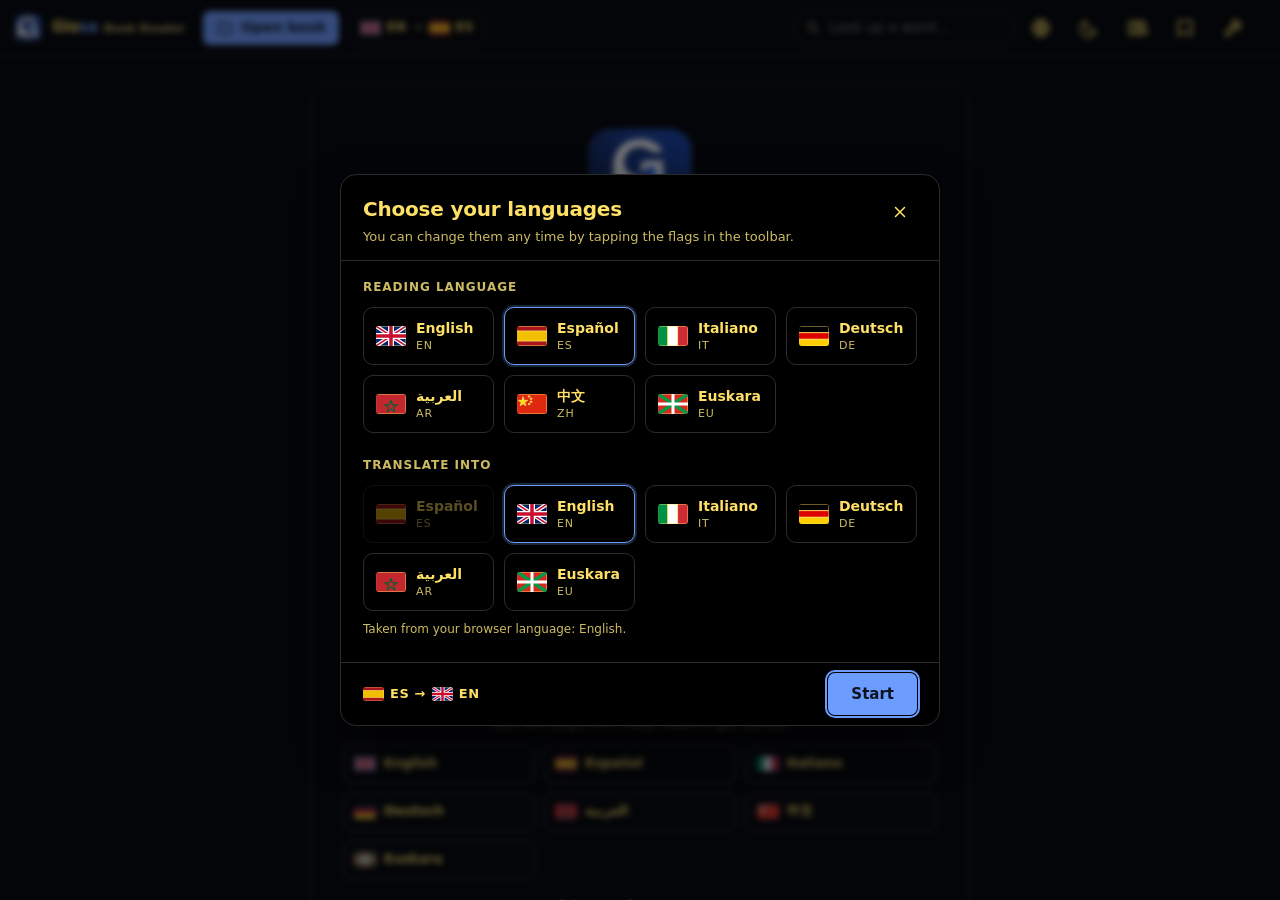
<file: index.html>
<!DOCTYPE html>
<html lang="es" data-theme="dark">
<head>
  <meta charset="utf-8">
  <meta name="viewport" content="width=device-width, initial-scale=1">
  <title>Glosa Book Reader</title>
  <meta name="application-name" content="Glosa Book Reader">
  <meta name="description" content="Glosa Book Reader: lee libros en PDF, EPUB, HTML o TXT en otro idioma; pulsa una palabra y verás su traducción al instante.">
  <meta property="og:site_name" content="Glosa Book Reader">
  <meta property="og:title" content="Glosa Book Reader">
  <meta property="og:image" content="https://glosa.dyndns.org/icons/icon-512.png">
  <link rel="icon" href="icons/favicon.ico" sizes="16x16 32x32 48x48 64x64">
  <link rel="icon" type="image/png" sizes="32x32" href="icons/favicon-32.png">
  <link rel="icon" type="image/png" sizes="16x16" href="icons/favicon-16.png">
  <link rel="apple-touch-icon" sizes="180x180" href="icons/apple-touch-icon.png">
  <link rel="manifest" href="manifest.webmanifest">
  <meta name="theme-color" content="#1b2a6b">
  <link rel="stylesheet" href="css/app.css">
</head>
<body>

<header class="toolbar" id="toolbar">
  <div class="toolbar__bar">
    <button type="button" class="brand" id="brand-home" data-i18n-title="home">
      <span class="brand__logo" aria-hidden="true"></span>
      <span class="brand__name">Glo<span>sa</span><small class="brand__tag">Book Reader</small></span>
    </button>
    <span class="toolbar__title" id="book-title" hidden><span class="toolbar__title-text" id="book-title-text"></span><span class="toolbar__title-pages" id="book-title-pages"></span><span class="read-progress read-progress--title" aria-hidden="true"><span class="read-progress__track"><span class="read-progress__fill" id="title-progress-fill"></span></span></span></span>
    <button class="btn btn--icon toolbar__burger" id="btn-menu" data-i18n-title="menu" aria-expanded="false" aria-controls="toolbar-groups">
      <svg class="icon-burger" viewBox="0 0 20 20"><path d="M3 5.5h14M3 10h14M3 14.5h14"/></svg>
      <svg class="icon-close" viewBox="0 0 20 20"><path d="m5 5 10 10M15 5 5 15"/></svg>
    </button>
  </div>

  <div class="toolbar__groups" id="toolbar-groups">
  <div class="toolbar__group toolbar__brand">
    <button class="btn btn--primary" id="btn-open" data-i18n-title="open.title">
      <svg viewBox="0 0 20 20"><path d="M3 5.5A1.5 1.5 0 0 1 4.5 4h3.6l1.6 1.8h5.8A1.5 1.5 0 0 1 17 7.3v7.2a1.5 1.5 0 0 1-1.5 1.5h-11A1.5 1.5 0 0 1 3 14.5z"/></svg>
      <span data-i18n="open">Abrir libro</span>
    </button>
    <button class="btn btn--secondary" id="btn-drive" data-open-drive data-needs-drive data-i18n-title="drive.open" hidden>
      <svg viewBox="0 0 20 20"><path d="M6 15.5a3.5 3.5 0 0 1-.4-7 5 5 0 0 1 9.6 1.2 3 3 0 0 1-.7 5.8z"/></svg>
      <span data-i18n="source.drive">Google Drive</span>
    </button>
    <button class="btn btn--secondary toolbar__home" id="btn-home" data-i18n-title="home">
      <svg viewBox="0 0 20 20"><path d="M3 9.5 10 3l7 6.5M5 8.5V17h4v-4h2v4h4V8.5"/></svg>
      <span data-i18n="home">Inicio</span>
    </button>
    <input type="file" id="file-input" accept=".pdf,.epub,.html,.htm,.xhtml,.txt,application/pdf,application/epub+zip,text/html,text/plain" hidden>
    <button type="button" class="pair-badge" id="pair-badge" data-i18n-title="langs.badge.title" aria-haspopup="dialog"></button>
  </div>

  <div class="toolbar__group toolbar__nav" id="nav-controls" hidden>
    <button class="btn btn--icon" id="btn-prev" data-i18n-title="prev"><svg viewBox="0 0 20 20"><path d="M12.5 4 6.5 10l6 6"/></svg></button>
    <div class="read-progress" id="read-progress" role="progressbar" aria-valuemin="0" aria-valuemax="100" aria-valuenow="0">
      <span class="read-progress__track"><span class="read-progress__fill" id="read-progress-fill"></span></span>
      <b class="read-progress__pct" id="read-progress-pct">0%</b>
    </div>
    <button class="btn btn--icon" id="btn-next" data-i18n-title="next"><svg viewBox="0 0 20 20"><path d="m7.5 4 6 6-6 6"/></svg></button>
    <span class="toolbar__sep"></span>
    <button class="btn btn--icon" id="btn-zoom-out" data-i18n-title="zoom.out"><svg viewBox="0 0 20 20"><path d="M4 10h12"/></svg></button>
    <button class="btn btn--text" id="btn-zoom-fit" data-i18n-title="zoom.fit"><span id="zoom-label">100%</span></button>
    <button class="btn btn--icon" id="btn-zoom-in" data-i18n-title="zoom.in"><svg viewBox="0 0 20 20"><path d="M10 4v12M4 10h12"/></svg></button>
    <span class="toolbar__sep"></span>
    <div class="segmented" role="tablist">
      <button class="segmented__btn is-active" data-mode="page" role="tab" data-i18n="mode.page" data-i18n-title="mode.page.title">Página</button>
      <button class="segmented__btn" data-mode="text" role="tab" data-i18n="mode.text" data-i18n-title="mode.text.title">Texto</button>
    </div>
  </div>

  <div class="toolbar__group toolbar__catalogs" id="toolbar-catalogs">
    <span class="toolbar__catalogs-label" data-i18n="catalog.menu">Top 100 por idioma</span>
    <div class="toolbar__catalogs-row" id="toolbar-catalogs-row"></div>
  </div>

  <div class="toolbar__group toolbar__right">
    <form class="search" id="search-form" role="search">
      <svg viewBox="0 0 20 20"><circle cx="8.5" cy="8.5" r="5"/><path d="m12.5 12.5 4 4"/></svg>
      <input type="search" id="search-input" data-i18n-placeholder="search.placeholder" placeholder="Buscar palabra…" autocomplete="off" spellcheck="false">
    </form>
    <button class="btn btn--icon" id="btn-catalog" data-i18n-title="catalog.open">
      <svg viewBox="0 0 20 20"><circle cx="10" cy="10" r="7"/><path d="M3 10h14M10 3c3 3 3 11 0 14M10 3c-3 3-3 11 0 14"/></svg>
    </button>
    <button class="btn btn--icon" id="btn-theme" data-i18n-title="theme.toggle">
      <svg class="icon-sun" viewBox="0 0 20 20"><circle cx="10" cy="10" r="3.5"/><path d="M10 2v2M10 16v2M2 10h2M16 10h2M4.3 4.3l1.4 1.4M14.3 14.3l1.4 1.4M4.3 15.7l1.4-1.4M14.3 5.7l1.4-1.4"/></svg>
      <svg class="icon-moon" viewBox="0 0 20 20"><path d="M16 12.5A7 7 0 0 1 7.5 4a7 7 0 1 0 8.5 8.5z"/></svg>
    </button>
    <button class="btn btn--icon" id="btn-library" data-i18n-title="lib.title">
      <svg viewBox="0 0 20 20"><path d="M3 4.5h4.5v11H3zM7.5 4.5H12v11H7.5zM12.6 5.2l3.9-1 2.6 10.7-3.9 1z"/></svg>
      <span class="badge" id="library-count" hidden>0</span>
    </button>
    <button class="btn btn--icon" id="btn-vocab" data-i18n-title="vocab">
      <svg viewBox="0 0 20 20"><path d="M5 3.5h10a1 1 0 0 1 1 1v12l-6-3-6 3v-12a1 1 0 0 1 1-1z"/></svg>
      <span class="badge" id="vocab-count" hidden>0</span>
    </button>
    <button class="btn btn--icon btn--account" id="btn-account" data-i18n-title="account.title" hidden>
      <svg viewBox="0 0 20 20"><circle cx="10" cy="7" r="3.5"/><path d="M3.5 17a6.5 6.5 0 0 1 13 0"/></svg>
      <img class="btn--account__avatar" id="account-avatar" alt="" referrerpolicy="no-referrer" hidden>
    </button>
    <button class="btn btn--icon" id="btn-settings" data-i18n-title="settings">
      <svg viewBox="0 0 20 20"><path d="M16.6 5.9a3.9 3.9 0 0 1-5 4.7l-6.1 6.1a1.6 1.6 0 0 1-2.2-2.2l6.1-6.1a3.9 3.9 0 0 1 4.7-5l-2.3 2.3 0.6 2.1 2.1 0.6z"/></svg>
    </button>
  </div>
  </div>
</header>

<main class="workspace" id="workspace">
  <section class="viewer" id="viewer" tabindex="0">
    <div class="empty" id="empty-state">
      <section class="recent" id="recent" hidden>
        <h2 class="recent__title" data-i18n="lib.recent">Continuar leyendo</h2>
        <div class="recent__list" id="recent-list"></div>
      </section>
      <div class="empty__card">
        <div class="empty__icon" aria-hidden="true"></div>
        <h1 data-i18n="empty.h1">Lee en otro idioma sin salir de la página</h1>
        <p data-i18n="empty.p">Abre un libro en PDF, EPUB, HTML o TXT, pulsa cualquier palabra y verás su traducción al instante. Elige la fuente y el tamaño con los que mejor leas.</p>
        <div class="empty__actions">
          <button class="btn btn--primary btn--lg" id="btn-open-empty" data-i18n="empty.open">Abrir un libro</button>
          <button class="btn btn--lg btn--secondary" id="btn-open-drive" data-open-drive data-needs-drive hidden>
            <svg viewBox="0 0 20 20"><path d="M6 15.5a3.5 3.5 0 0 1-.4-7 5 5 0 0 1 9.6 1.2 3 3 0 0 1-.7 5.8z"/></svg>
            <span data-i18n="drive.open">Abrir de Google Drive</span>
          </button>
          <button class="btn btn--lg btn--secondary" id="btn-continue" hidden>
            <svg viewBox="0 0 20 20"><path d="M3 4.5h4.5v11H3zM7.5 4.5H12v11H7.5zM12.6 5.2l3.9-1 2.6 10.7-3.9 1z"/></svg>
            <span data-i18n="lib.continue">Seguir leyendo</span>
          </button>
        </div>
        <p class="empty__hint" data-i18n="empty.hint">…o arrastra el fichero aquí</p>
        <div class="empty__catalogs">
          <p class="empty__catalogs-label" data-i18n="catalog.pick">O empieza con un clásico de Project Gutenberg:</p>
          <div class="empty__catalogs-row empty__catalogs-row--grid">
            <button class="btn btn--catalog" type="button" data-catalog-lang="en">
              <svg viewBox="0 0 20 20"><path d="M10 6c-1.6-1.4-3.9-1.9-7-1.7v11.2c3.1-.2 5.4.3 7 1.7 1.6-1.4 3.9-1.9 7-1.7V4.3c-3.1-.2-5.4.3-7 1.7zM10 6v11.2"/></svg>
              <span data-i18n="catalog.button.en">Top 100 en inglés</span>
            </button>
            <button class="btn btn--catalog" type="button" data-catalog-lang="es">
              <svg viewBox="0 0 20 20"><path d="M10 6c-1.6-1.4-3.9-1.9-7-1.7v11.2c3.1-.2 5.4.3 7 1.7 1.6-1.4 3.9-1.9 7-1.7V4.3c-3.1-.2-5.4.3-7 1.7zM10 6v11.2"/></svg>
              <span data-i18n="catalog.button.es">Top 100 en español</span>
            </button>
            <button class="btn btn--catalog" type="button" data-catalog-lang="it">
              <svg viewBox="0 0 20 20"><path d="M10 6c-1.6-1.4-3.9-1.9-7-1.7v11.2c3.1-.2 5.4.3 7 1.7 1.6-1.4 3.9-1.9 7-1.7V4.3c-3.1-.2-5.4.3-7 1.7zM10 6v11.2"/></svg>
              <span data-i18n="catalog.button.it">Top 100 en italiano</span>
            </button>
            <button class="btn btn--catalog" type="button" data-catalog-lang="de">
              <svg viewBox="0 0 20 20"><path d="M10 6c-1.6-1.4-3.9-1.9-7-1.7v11.2c3.1-.2 5.4.3 7 1.7 1.6-1.4 3.9-1.9 7-1.7V4.3c-3.1-.2-5.4.3-7 1.7zM10 6v11.2"/></svg>
              <span data-i18n="catalog.button.de">Top 100 en alemán</span>
            </button>
            <button class="btn btn--catalog" type="button" data-catalog-lang="ar">
              <svg viewBox="0 0 20 20"><path d="M10 6c-1.6-1.4-3.9-1.9-7-1.7v11.2c3.1-.2 5.4.3 7 1.7 1.6-1.4 3.9-1.9 7-1.7V4.3c-3.1-.2-5.4.3-7 1.7zM10 6v11.2"/></svg>
              <span data-i18n="catalog.button.ar">Clásicos en árabe</span>
            </button>
            <button class="btn btn--catalog" type="button" data-catalog-lang="zh">
              <svg viewBox="0 0 20 20"><path d="M10 6c-1.6-1.4-3.9-1.9-7-1.7v11.2c3.1-.2 5.4.3 7 1.7 1.6-1.4 3.9-1.9 7-1.7V4.3c-3.1-.2-5.4.3-7 1.7zM10 6v11.2"/></svg>
              <span data-i18n="catalog.button.zh">Top 100 en chino</span>
            </button>
            <button class="btn btn--catalog" type="button" data-catalog-lang="eu">
              <svg viewBox="0 0 20 20"><path d="M10 6c-1.6-1.4-3.9-1.9-7-1.7v11.2c3.1-.2 5.4.3 7 1.7 1.6-1.4 3.9-1.9 7-1.7V4.3c-3.1-.2-5.4.3-7 1.7zM10 6v11.2"/></svg>
              <span data-i18n="catalog.button.eu">Libros en euskera</span>
            </button>
          </div>
        </div>
        <div class="empty__catalogs empty__catalogs--beg" hidden>
          <p class="empty__catalogs-label" data-i18n="catalog.beginners">Infantil y principiantes: lecturas fáciles para empezar</p>
          <div class="empty__catalogs-row empty__catalogs-row--grid" id="beginners-row"></div>
        </div>
        <p class="empty__meta" id="dict-meta"></p>
      </div>
      <p class="empty__legal"><span class="empty__appname">Glosa Book Reader</span> · <a href="privacy/" data-i18n="legal.privacy">Privacidad</a> · <a href="conditions/" data-i18n="legal.terms">Condiciones</a></p>
    </div>
    <div class="pages" id="pages" hidden></div>
  </section>

  <aside class="drawer" id="vocab-drawer" hidden>
    <header class="drawer__head">
      <h2 data-i18n="vocab.title">Vocabulario</h2>
      <div class="drawer__actions">
        <button class="btn btn--text" id="vocab-export" data-i18n="vocab.export" data-i18n-title="vocab.export.title">Exportar</button>
        <button class="btn btn--text btn--danger" id="vocab-clear" data-i18n="vocab.clear" data-i18n-title="vocab.clear.title">Vaciar</button>
        <button class="btn btn--icon" data-close-drawer="vocab-drawer" data-i18n-title="close"><svg viewBox="0 0 20 20"><path d="m5 5 10 10M15 5 5 15"/></svg></button>
      </div>
    </header>
    <div class="drawer__body">
      <p class="drawer__empty" id="vocab-empty" data-i18n="vocab.empty">Guarda palabras desde el popup de traducción y las verás aquí.</p>
      <ul class="vocab-list" id="vocab-list"></ul>
    </div>
  </aside>

  <aside class="drawer" id="settings-drawer" hidden>
    <header class="drawer__head">
      <h2 data-i18n="settings">Ajustes</h2>
      <button class="btn btn--icon" data-close-drawer="settings-drawer" data-i18n-title="close"><svg viewBox="0 0 20 20"><path d="m5 5 10 10M15 5 5 15"/></svg></button>
    </header>
    <div class="drawer__body settings">

      <h3 data-i18n="settings.dictionary">Diccionario</h3>
      <div class="field">
        <span class="field__label" data-i18n="settings.pair">Par de idiomas</span>
        <select id="opt-pair" class="select"></select>
      </div>
      <label class="field field--row">
        <span class="field__label" data-i18n="settings.autoDetect">Detectar el idioma del libro al abrirlo y elegir el diccionario</span>
        <input type="checkbox" id="opt-autodetect" class="switch">
      </label>
      <label class="field field--row">
        <span class="field__label" data-i18n="settings.zhSimplified">Libros en chino: mostrar en caracteres simplificados</span>
        <input type="checkbox" id="opt-zh-simplified" class="switch">
      </label>
      <label class="field field--row">
        <span class="field__label"><span data-i18n="settings.online">Consultar online si no está en el diccionario local</span><small data-i18n="settings.online.hint">Usa MyMemory y Wiktionary. Envía solo la palabra consultada; lo que encuentra se guarda en el diccionario compartido de Glosa para la próxima vez.</small></span>
        <input type="checkbox" id="opt-online" class="switch">
      </label>
      <label class="field field--row">
        <span class="field__label" data-i18n="settings.speak">Pronunciar la palabra al abrir el popup</span>
        <input type="checkbox" id="opt-speak" class="switch">
      </label>
      <div class="field">
        <span class="field__label" data-i18n="settings.loaded">Diccionario cargado</span>
        <p class="field__value" id="settings-dict-meta"></p>
        <button class="btn btn--text" id="btn-load-dict" data-i18n="settings.loadOther">Cargar otro diccionario (.js / .json)…</button>
        <input type="file" id="dict-input" accept=".js,.json,application/json,text/javascript" hidden>
      </div>

      <h3 data-i18n="settings.appearance">Apariencia</h3>
      <div class="field">
        <span class="field__label" data-i18n="settings.uiLang">Idioma de la interfaz</span>
        <select id="opt-uilang" class="select">
          <option value="auto" data-i18n="uiLang.auto">Según el diccionario</option>
          <option value="es">Español</option>
          <option value="en">English</option>
          <option value="it">Italiano</option>
          <option value="de">Deutsch</option>
        </select>
      </div>
      <div class="field">
        <span class="field__label" data-i18n="settings.theme">Tema</span>
        <div class="segmented segmented--full" id="theme-seg">
          <button class="segmented__btn" data-theme="light" data-i18n="theme.light">Claro</button>
          <button class="segmented__btn" data-theme="dark" data-i18n="theme.dark">Oscuro</button>
          <button class="segmented__btn" data-theme="auto" data-i18n="theme.auto">Sistema</button>
        </div>
      </div>
      <label class="field field--row">
        <span class="field__label" data-i18n="settings.invert">Invertir colores del PDF en modo oscuro</span>
        <input type="checkbox" id="opt-invert" class="switch">
      </label>

      <h3 data-i18n="settings.reading">Lectura (vista Texto)</h3>
      <div class="field">
        <span class="field__label" data-i18n="settings.font">Fuente</span>
        <select id="opt-font" class="select"></select>
      </div>
      <div class="field">
        <span class="field__label"><span data-i18n="settings.size">Tamaño</span> <b id="font-size-label">18 px</b></span>
        <input type="range" id="opt-font-size" min="12" max="36" step="1" value="18" class="range">
      </div>
      <div class="field">
        <span class="field__label"><span data-i18n="settings.lineHeight">Interlineado</span> <b id="line-height-label">1.6</b></span>
        <input type="range" id="opt-line-height" min="1.2" max="2.2" step="0.1" value="1.6" class="range">
      </div>
      <div class="field">
        <span class="field__label"><span data-i18n="settings.measure">Ancho de columna</span> <b id="measure-label">70</b></span>
        <input type="range" id="opt-measure" min="45" max="110" step="5" value="70" class="range">
      </div>
      <div class="field">
        <span class="field__label" data-i18n="settings.align">Alineación</span>
        <div class="segmented segmented--full" id="align-seg">
          <button class="segmented__btn" data-align="left" data-i18n="align.left">Izquierda</button>
          <button class="segmented__btn" data-align="justify" data-i18n="align.justify">Justificado</button>
        </div>
      </div>

      <h3 data-i18n="settings.shortcuts">Atajos</h3>
      <ul class="shortcuts">
        <li><kbd>←</kbd><kbd>→</kbd> <span data-i18n="sc.pages">página o capítulo anterior / siguiente</span></li>
        <li><kbd>+</kbd><kbd>-</kbd> <span data-i18n="sc.zoom">zoom</span></li>
        <li><kbd>T</kbd> <span data-i18n="sc.mode">alternar vista Página / Texto</span></li>
        <li><kbd>D</kbd> <span data-i18n="sc.theme">alternar tema</span></li>
        <li><kbd>Esc</kbd> <span data-i18n="sc.esc">cerrar popup o panel</span></li>
      </ul>
    </div>
  </aside>
</main>

<div class="popup" id="popup" role="dialog" aria-live="polite" hidden>
  <div class="popup__arrow"></div>
  <header class="popup__head">
    <div class="popup__word">
      <h3 id="popup-word">palabra</h3>
      <span class="popup__lemma" id="popup-lemma" hidden></span>
    </div>
    <div class="popup__actions">
      <button class="btn btn--icon btn--sm" id="popup-speak" data-i18n-title="popup.speak"><svg viewBox="0 0 20 20"><path d="M3 8v4h3l4 3V5L6 8zM13 7.5a3.5 3.5 0 0 1 0 5M15.5 5a7 7 0 0 1 0 10"/></svg></button>
      <button class="btn btn--icon btn--sm" id="popup-save" data-i18n-title="popup.save"><svg viewBox="0 0 20 20"><path d="M5 3.5h10a1 1 0 0 1 1 1v12l-6-3-6 3v-12a1 1 0 0 1 1-1z"/></svg></button>
      <button class="btn btn--icon btn--sm" id="popup-close" data-i18n-title="popup.close"><svg viewBox="0 0 20 20"><path d="m5 5 10 10M15 5 5 15"/></svg></button>
    </div>
  </header>
  <div class="popup__body" id="popup-body"></div>
  <footer class="popup__foot" id="popup-foot"></footer>
</div>

<div class="modal" id="catalog-modal" role="dialog" aria-modal="true" aria-labelledby="catalog-title" hidden>
  <div class="modal__backdrop" data-close-catalog></div>
  <div class="modal__panel">
    <header class="modal__head">
      <div class="modal__titles">
        <h2 id="catalog-title">Top 100</h2>
        <p class="modal__sub"><span id="catalog-sub" data-i18n="catalog.sub">Los más descargados de Project Gutenberg, dominio público. Pulsa un libro y se abre en Glosa.</span> <a id="catalog-source" class="popup__link" href="https://www.gutenberg.org/browse/scores/top" target="_blank" rel="noopener" data-i18n="catalog.source">Ver la lista original ↗</a></p>
      </div>
      <div class="modal__tools">
        <div class="segmented segmented--flags" id="catalog-lang" role="tablist"></div>
        <div class="segmented" id="catalog-level" hidden>
          <button class="segmented__btn is-active" data-level="all" data-i18n="catalog.level.all">Todos</button>
          <button class="segmented__btn" data-level="beg" data-i18n="catalog.level.beg">Infantil y principiantes</button>
        </div>
        <label class="search search--modal">
          <svg viewBox="0 0 20 20"><circle cx="8.5" cy="8.5" r="5"/><path d="m12.5 12.5 4 4"/></svg>
          <input type="search" id="catalog-filter" data-i18n-placeholder="catalog.filter" placeholder="Filtrar por título o autor…" autocomplete="off">
        </label>
        <button class="btn btn--icon" id="catalog-share" type="button" data-i18n-title="catalog.share"><svg viewBox="0 0 20 20"><path d="M8.5 11.5a3 3 0 0 0 4.2 0l2.6-2.6a3 3 0 0 0-4.2-4.2l-1 1M11.5 8.5a3 3 0 0 0-4.2 0l-2.6 2.6a3 3 0 0 0 4.2 4.2l1-1"/></svg></button>
        <button class="btn btn--icon" data-close-catalog data-i18n-title="close"><svg viewBox="0 0 20 20"><path d="m5 5 10 10M15 5 5 15"/></svg></button>
      </div>
    </header>
    <p class="modal__status" id="catalog-status" hidden></p>
    <div class="modal__body">
      <div class="books" id="catalog-grid"></div>
    </div>
    <footer class="modal__foot"><span id="catalog-count"></span><span id="catalog-credit" data-i18n="catalog.credit">Textos y portadas: Project Gutenberg (gutenberg.org)</span></footer>
  </div>
</div>

<div class="modal" id="library-modal" role="dialog" aria-modal="true" aria-labelledby="library-title" hidden>
  <div class="modal__backdrop" data-close-library></div>
  <div class="modal__panel modal__panel--narrow">
    <header class="modal__head">
      <div class="modal__titles">
        <h2 id="library-title" data-i18n="lib.title">Biblioteca</h2>
        <p class="modal__sub" id="library-sub" data-i18n="lib.sub">Los libros que has abierto, guardados en este navegador con la página por la que ibas.</p>
      </div>
      <div class="modal__tools">
        <button class="btn btn--icon" data-close-library data-i18n-title="close"><svg viewBox="0 0 20 20"><path d="m5 5 10 10M15 5 5 15"/></svg></button>
      </div>
    </header>
    <div class="modal__body">
      <p class="drawer__empty" id="library-empty" data-i18n="lib.empty">Todavía no has abierto ningún libro.</p>
      <div class="shelf" id="library-list"></div>
    </div>
    <footer class="modal__foot"><span id="library-usage"></span><span id="library-note" data-i18n="lib.note">Se guardan solo en este navegador; si borras sus datos, desaparecen.</span></footer>
  </div>
</div>

<div class="modal" id="langs-modal" role="dialog" aria-modal="true" aria-labelledby="langs-title" hidden>
  <div class="modal__backdrop" data-close-langs></div>
  <div class="modal__panel modal__panel--langs">
    <header class="modal__head">
      <div class="modal__titles">
        <h2 id="langs-title" data-i18n="langs.title">Elige tus idiomas</h2>
        <p class="modal__sub" data-i18n="langs.hint">Puedes cambiarlos cuando quieras pulsando las banderas de la barra.</p>
      </div>
      <div class="modal__tools">
        <button class="btn btn--icon" data-close-langs data-i18n-title="close"><svg viewBox="0 0 20 20"><path d="m5 5 10 10M15 5 5 15"/></svg></button>
      </div>
    </header>
    <div class="modal__body langs">
      <section class="langs__group">
        <h3 data-i18n="langs.source">Idioma de lectura</h3>
        <div class="langs__row" id="langs-source"></div>
      </section>
      <section class="langs__group">
        <h3 data-i18n="langs.target">Idioma al que traducir</h3>
        <div class="langs__row" id="langs-target"></div>
        <p class="langs__note" id="langs-note" hidden></p>
      </section>
    </div>
    <footer class="modal__foot modal__foot--actions">
      <span class="langs__preview" id="langs-preview"></span>
      <button class="btn btn--primary btn--lg" id="langs-ok" data-i18n="langs.ok">Empezar</button>
    </footer>
  </div>
</div>

<div class="modal" id="account-modal" role="dialog" aria-modal="true" aria-labelledby="account-title" hidden>
  <div class="modal__backdrop" data-close-account></div>
  <div class="modal__panel modal__panel--account">
    <header class="modal__head">
      <div class="modal__titles">
        <h2 id="account-title" data-i18n="account.title">Tu cuenta</h2>
      </div>
      <div class="modal__tools">
        <button class="btn btn--icon" data-close-account data-i18n-title="close"><svg viewBox="0 0 20 20"><path d="m5 5 10 10M15 5 5 15"/></svg></button>
      </div>
    </header>
    <div class="modal__body account">
      <div class="account__state" id="account-out">
        <p class="account__intro" data-i18n="account.intro">Inicia sesión con Google para que tu biblioteca y el punto de lectura de cada libro te sigan entre dispositivos, y para abrir libros desde tu Google Drive. Los libros no se suben a Glosa: solo la lista y la página por la que vas.</p>
        <div class="account__gsi" id="gsi-button"></div>
        <p class="account__legal"><span data-i18n="account.legal">Al iniciar sesión aceptas las condiciones del servicio y la política de privacidad.</span> <a href="conditions/" target="_blank" rel="noopener" data-i18n="legal.terms">Condiciones</a> · <a href="privacy/" target="_blank" rel="noopener" data-i18n="legal.privacy">Privacidad</a></p>
      </div>
      <div class="account__state" id="account-in" hidden>
        <div class="account__who">
          <img class="account__picture" id="account-picture" alt="" referrerpolicy="no-referrer">
          <div class="account__id"><b id="account-name"></b><span class="account__email" id="account-email"></span></div>
        </div>
        <div class="account__actions">
          <button class="btn btn--primary" id="btn-account-drive" data-open-drive><svg viewBox="0 0 20 20"><path d="M6 15.5a3.5 3.5 0 0 1-.4-7 5 5 0 0 1 9.6 1.2 3 3 0 0 1-.7 5.8z"/></svg><span data-i18n="drive.open">Abrir de Google Drive</span></button>
          <button class="btn btn--secondary" id="btn-logout" data-i18n="account.logout">Cerrar sesión</button>
          <button class="btn btn--text btn--danger" id="btn-delete-account" data-i18n="account.delete">Eliminar cuenta</button>
        </div>
      </div>
    </div>
  </div>
</div>

<div class="toast" id="toast" hidden></div>
<div class="dropzone" id="dropzone" hidden><p data-i18n="drop">Suelta el fichero para abrirlo</p></div>

<script src="vendor/pdf.min.js"></script>
<script src="vendor/jszip.min.js"></script>
<script src="js/i18n.js"></script>
<script src="js/dictionary.js"></script>
<script src="js/settings.js"></script>
<script src="js/langs.js"></script>
<script src="js/vocab.js"></script>
<script src="js/epub.js"></script>
<script src="js/textdoc.js"></script>
<script src="js/viewer.js"></script>
<script src="js/popup.js"></script>
<script src="js/beginners.js"></script>
<script src="js/catalog.js"></script>
<script src="js/library.js"></script>
<script src="js/auth.js"></script>
<script src="js/sync.js"></script>
<script src="js/drive.js"></script>
<script src="js/app.js"></script>
</body>
</html>
</file>
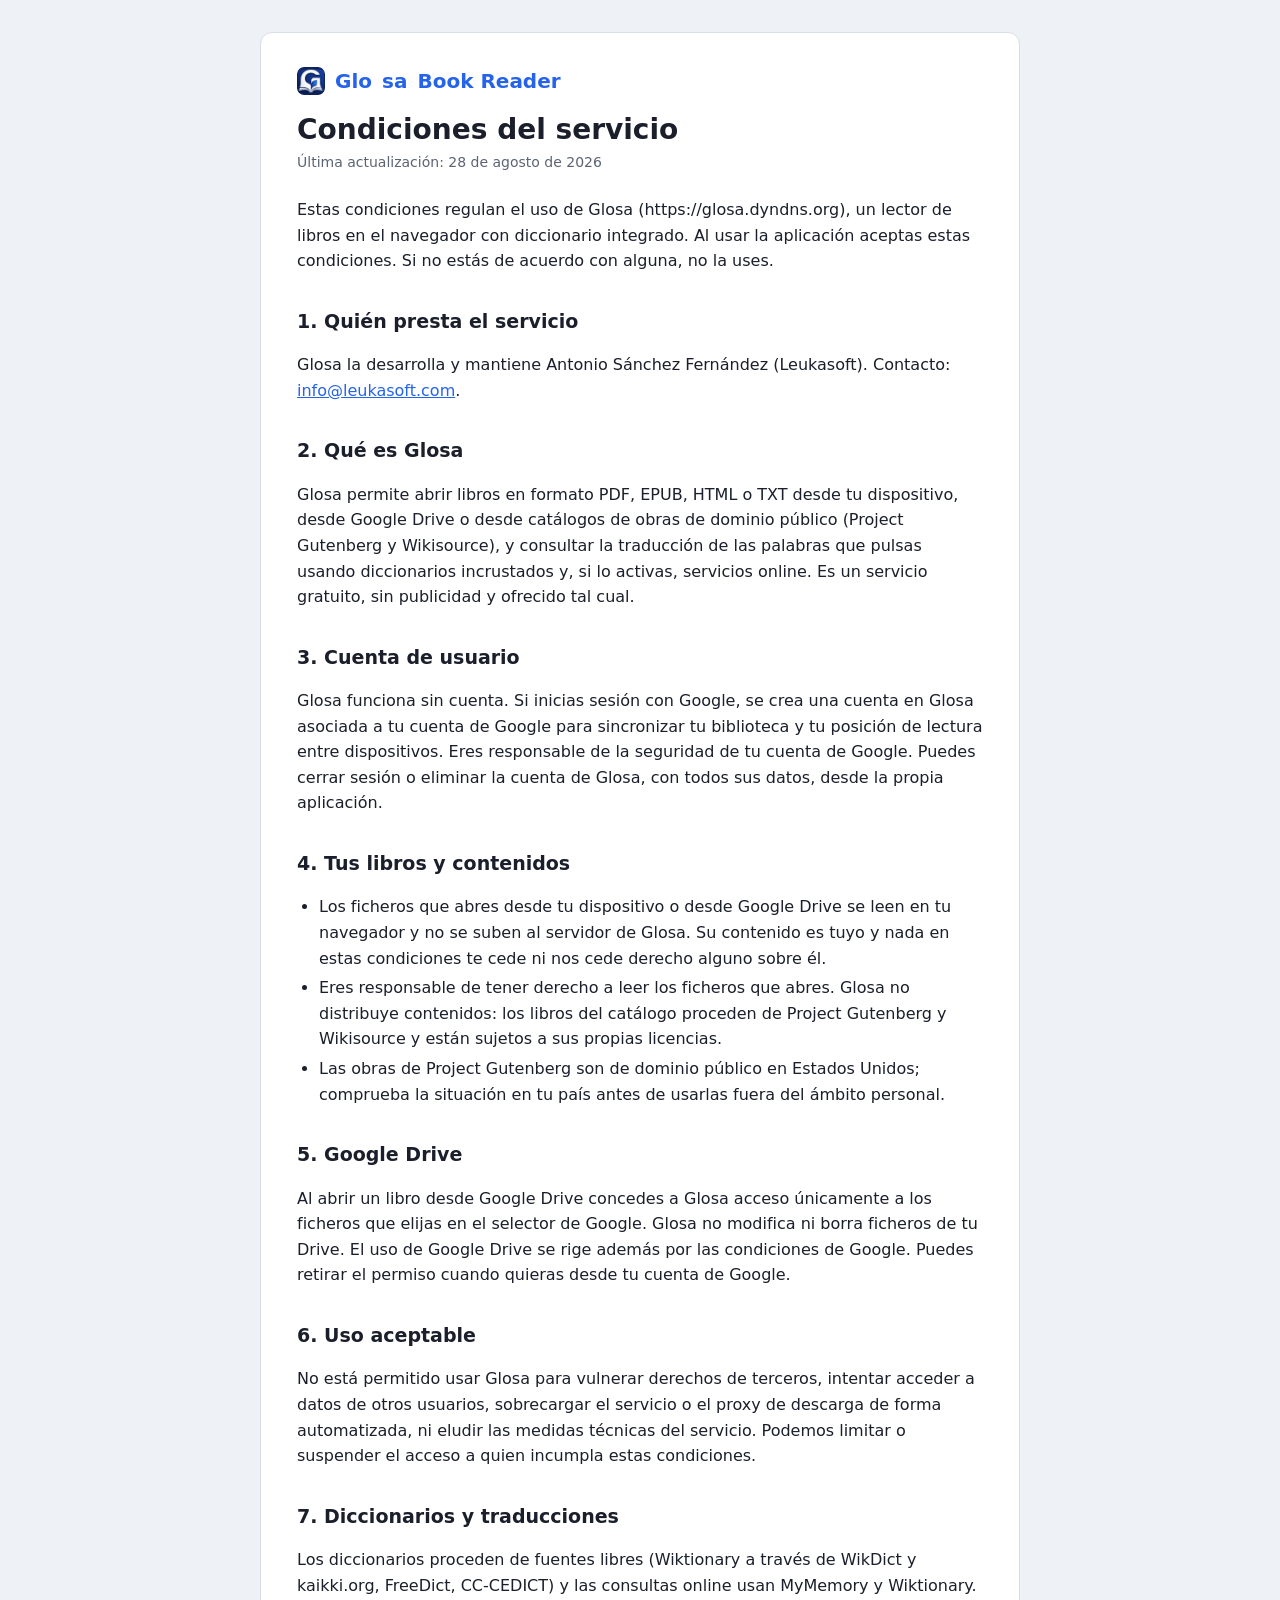
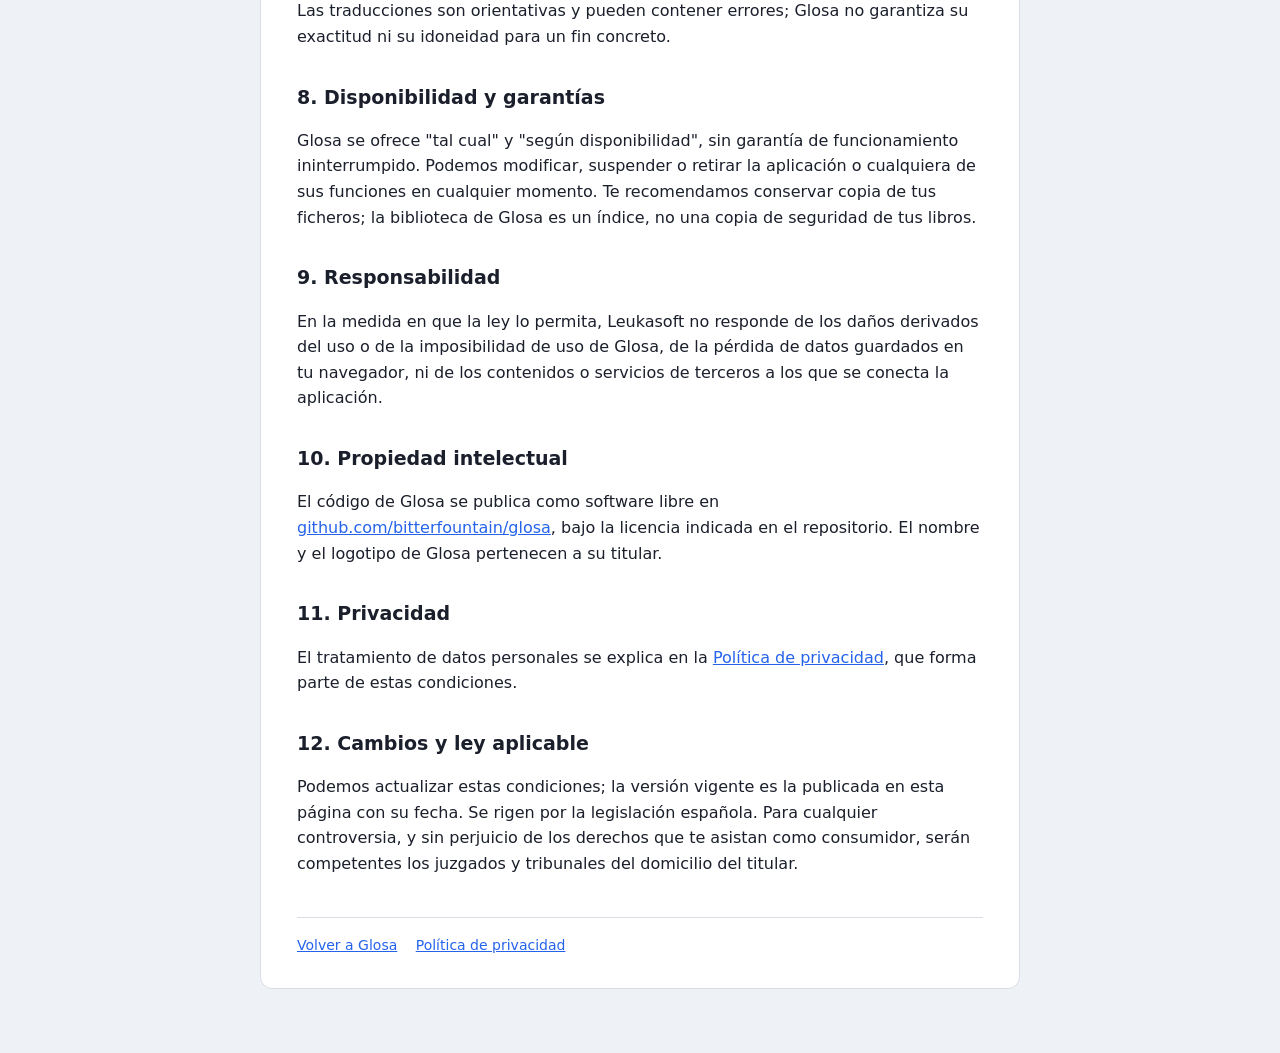
<file: conditions/index.html>
<!DOCTYPE html>
<html lang="es">
<head>
  <meta charset="utf-8">
  <meta name="viewport" content="width=device-width, initial-scale=1">
  <title>Condiciones del servicio · Glosa Book Reader</title>
  <link rel="icon" href="../icons/favicon.ico">
  <link rel="apple-touch-icon" href="../icons/apple-touch-icon.png">
  <link rel="stylesheet" href="../legal.css">
</head>
<body>
<main class="legal">
  <a class="legal__brand" href="../"><img src="../icons/favicon-64.png" alt="" width="28" height="28">Glo<span>sa</span> Book Reader</a>
  <h1>Condiciones del servicio</h1>
  <p class="meta">Última actualización: 28 de agosto de 2026</p>

  <p>Estas condiciones regulan el uso de Glosa (https://glosa.dyndns.org), un lector de libros en el navegador con diccionario integrado. Al usar la aplicación aceptas estas condiciones. Si no estás de acuerdo con alguna, no la uses.</p>

  <h2>1. Quién presta el servicio</h2>
  <p>Glosa la desarrolla y mantiene Antonio Sánchez Fernández (Leukasoft). Contacto: <a href="mailto:info@leukasoft.com">info@leukasoft.com</a>.</p>

  <h2>2. Qué es Glosa</h2>
  <p>Glosa permite abrir libros en formato PDF, EPUB, HTML o TXT desde tu dispositivo, desde Google Drive o desde catálogos de obras de dominio público (Project Gutenberg y Wikisource), y consultar la traducción de las palabras que pulsas usando diccionarios incrustados y, si lo activas, servicios online. Es un servicio gratuito, sin publicidad y ofrecido tal cual.</p>

  <h2>3. Cuenta de usuario</h2>
  <p>Glosa funciona sin cuenta. Si inicias sesión con Google, se crea una cuenta en Glosa asociada a tu cuenta de Google para sincronizar tu biblioteca y tu posición de lectura entre dispositivos. Eres responsable de la seguridad de tu cuenta de Google. Puedes cerrar sesión o eliminar la cuenta de Glosa, con todos sus datos, desde la propia aplicación.</p>

  <h2>4. Tus libros y contenidos</h2>
  <ul>
    <li>Los ficheros que abres desde tu dispositivo o desde Google Drive se leen en tu navegador y no se suben al servidor de Glosa. Su contenido es tuyo y nada en estas condiciones te cede ni nos cede derecho alguno sobre él.</li>
    <li>Eres responsable de tener derecho a leer los ficheros que abres. Glosa no distribuye contenidos: los libros del catálogo proceden de Project Gutenberg y Wikisource y están sujetos a sus propias licencias.</li>
    <li>Las obras de Project Gutenberg son de dominio público en Estados Unidos; comprueba la situación en tu país antes de usarlas fuera del ámbito personal.</li>
  </ul>

  <h2>5. Google Drive</h2>
  <p>Al abrir un libro desde Google Drive concedes a Glosa acceso únicamente a los ficheros que elijas en el selector de Google. Glosa no modifica ni borra ficheros de tu Drive. El uso de Google Drive se rige además por las condiciones de Google. Puedes retirar el permiso cuando quieras desde tu cuenta de Google.</p>

  <h2>6. Uso aceptable</h2>
  <p>No está permitido usar Glosa para vulnerar derechos de terceros, intentar acceder a datos de otros usuarios, sobrecargar el servicio o el proxy de descarga de forma automatizada, ni eludir las medidas técnicas del servicio. Podemos limitar o suspender el acceso a quien incumpla estas condiciones.</p>

  <h2>7. Diccionarios y traducciones</h2>
  <p>Los diccionarios proceden de fuentes libres (Wiktionary a través de WikDict y kaikki.org, FreeDict, CC-CEDICT) y las consultas online usan MyMemory y Wiktionary. Las traducciones son orientativas y pueden contener errores; Glosa no garantiza su exactitud ni su idoneidad para un fin concreto.</p>

  <h2>8. Disponibilidad y garantías</h2>
  <p>Glosa se ofrece "tal cual" y "según disponibilidad", sin garantía de funcionamiento ininterrumpido. Podemos modificar, suspender o retirar la aplicación o cualquiera de sus funciones en cualquier momento. Te recomendamos conservar copia de tus ficheros; la biblioteca de Glosa es un índice, no una copia de seguridad de tus libros.</p>

  <h2>9. Responsabilidad</h2>
  <p>En la medida en que la ley lo permita, Leukasoft no responde de los daños derivados del uso o de la imposibilidad de uso de Glosa, de la pérdida de datos guardados en tu navegador, ni de los contenidos o servicios de terceros a los que se conecta la aplicación.</p>

  <h2>10. Propiedad intelectual</h2>
  <p>El código de Glosa se publica como software libre en <a href="https://github.com/bitterfountain/glosa" target="_blank" rel="noopener">github.com/bitterfountain/glosa</a>, bajo la licencia indicada en el repositorio. El nombre y el logotipo de Glosa pertenecen a su titular.</p>

  <h2>11. Privacidad</h2>
  <p>El tratamiento de datos personales se explica en la <a href="../privacy/">Política de privacidad</a>, que forma parte de estas condiciones.</p>

  <h2>12. Cambios y ley aplicable</h2>
  <p>Podemos actualizar estas condiciones; la versión vigente es la publicada en esta página con su fecha. Se rigen por la legislación española. Para cualquier controversia, y sin perjuicio de los derechos que te asistan como consumidor, serán competentes los juzgados y tribunales del domicilio del titular.</p>

  <footer>
    <a href="../">Volver a Glosa</a>
    <a href="../privacy/">Política de privacidad</a>
  </footer>
</main>
</body>
</html>
</file>
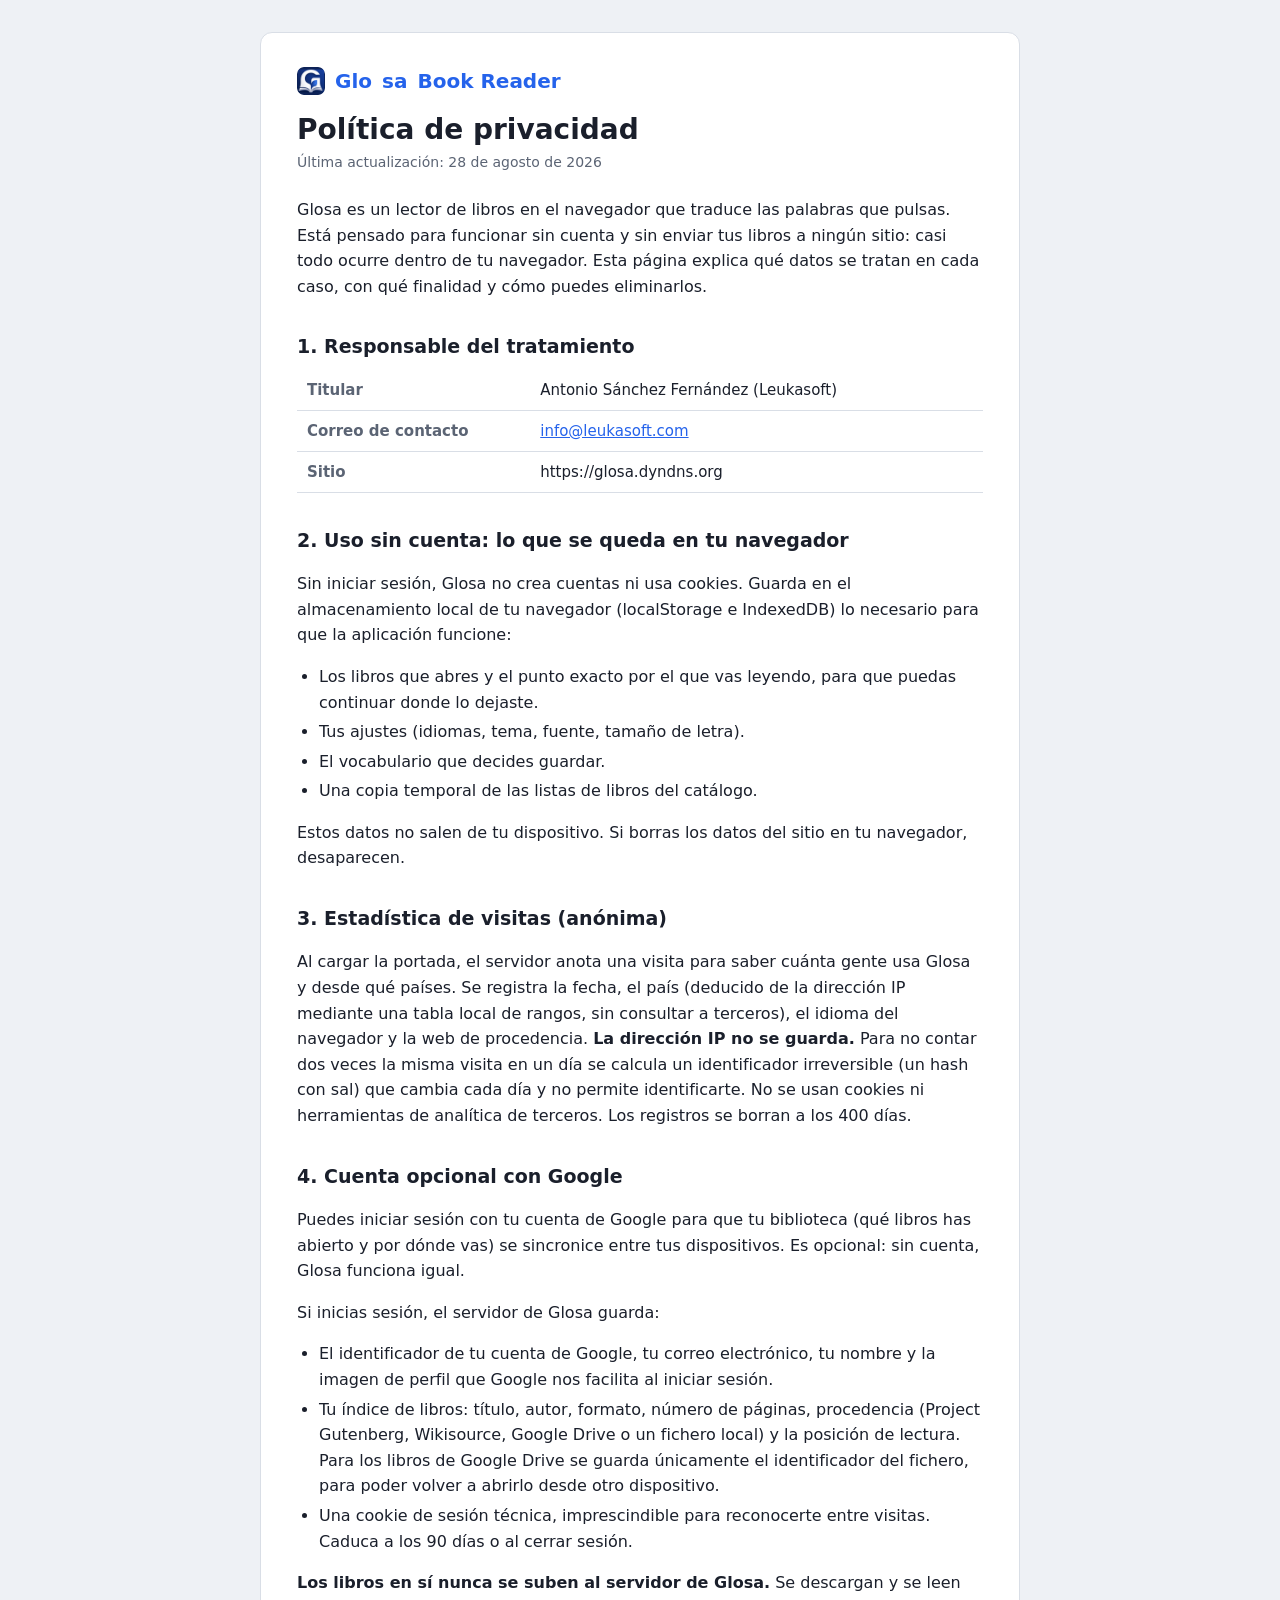
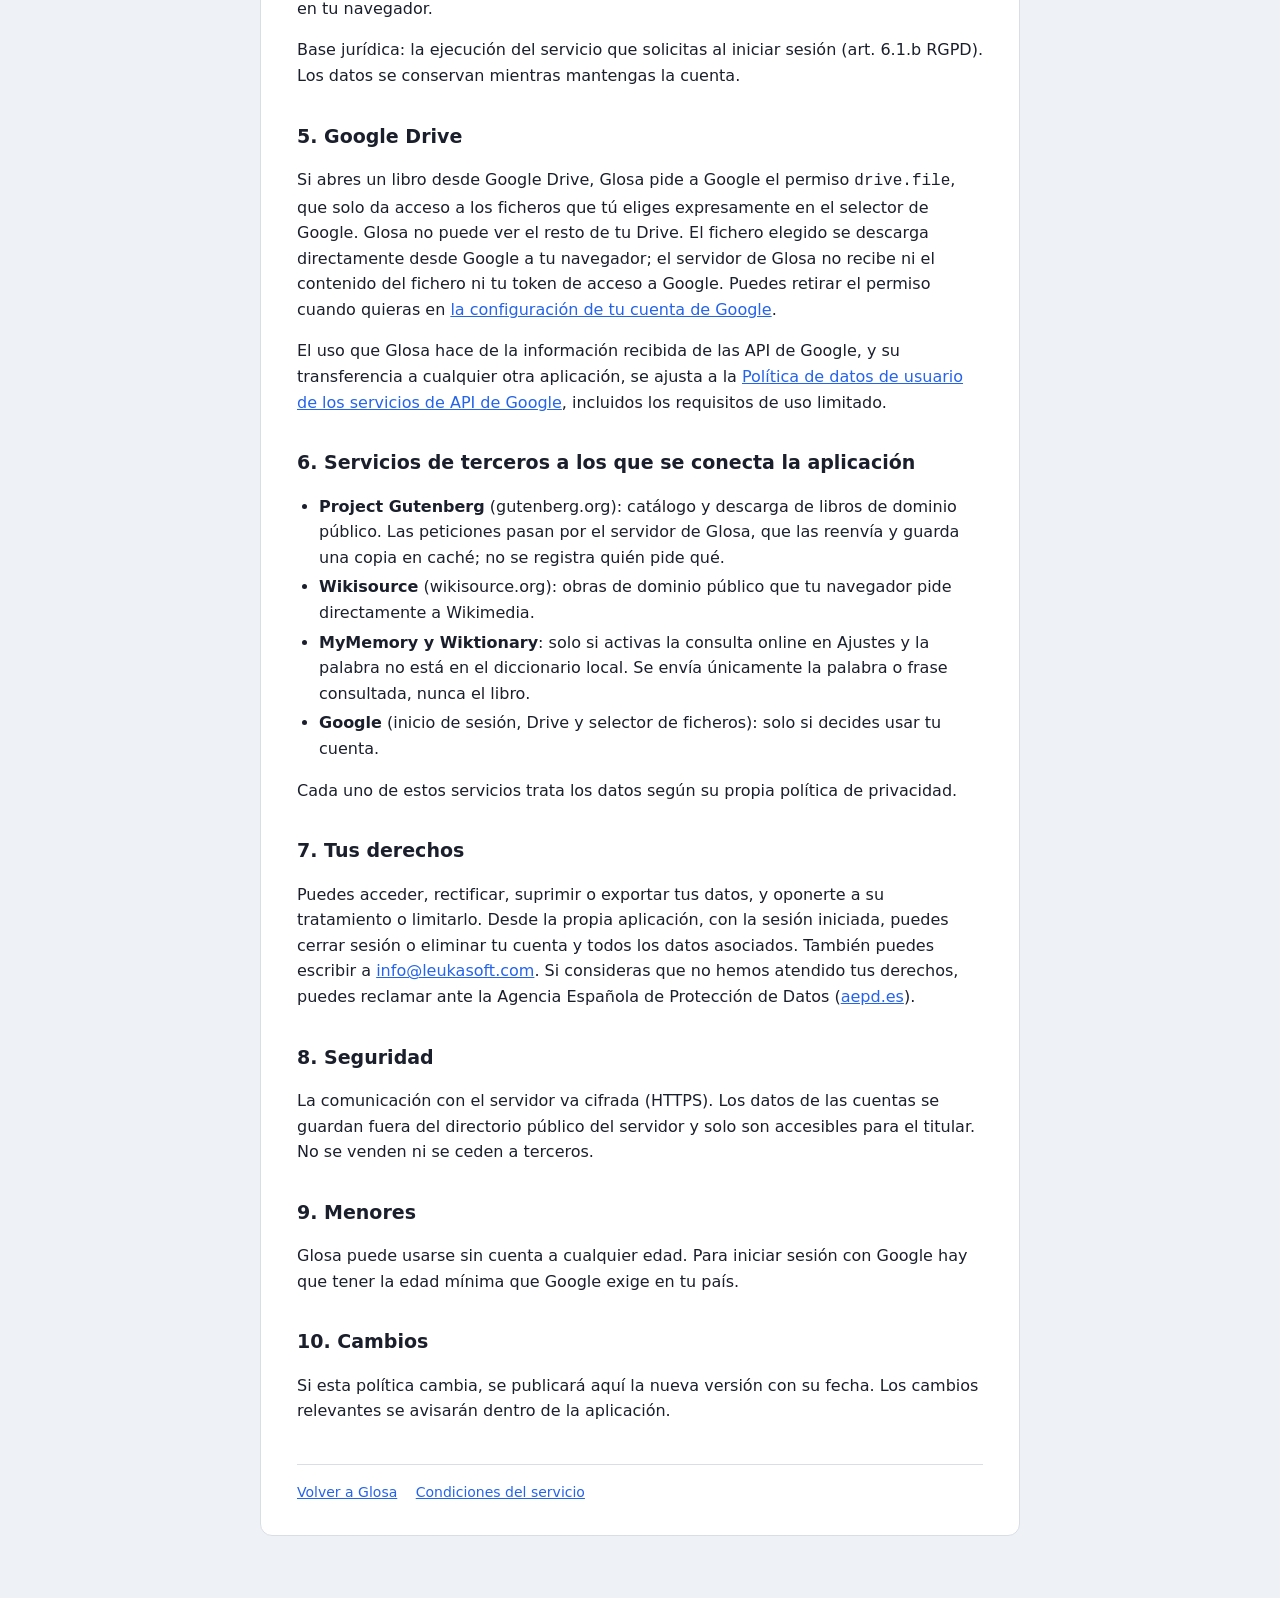
<file: privacy/index.html>
<!DOCTYPE html>
<html lang="es">
<head>
  <meta charset="utf-8">
  <meta name="viewport" content="width=device-width, initial-scale=1">
  <title>Política de privacidad · Glosa Book Reader</title>
  <link rel="icon" href="../icons/favicon.ico">
  <link rel="apple-touch-icon" href="../icons/apple-touch-icon.png">
  <link rel="stylesheet" href="../legal.css">
</head>
<body>
<main class="legal">
  <a class="legal__brand" href="../"><img src="../icons/favicon-64.png" alt="" width="28" height="28">Glo<span>sa</span> Book Reader</a>
  <h1>Política de privacidad</h1>
  <p class="meta">Última actualización: 28 de agosto de 2026</p>

  <p>Glosa es un lector de libros en el navegador que traduce las palabras que pulsas. Está pensado para funcionar sin cuenta y sin enviar tus libros a ningún sitio: casi todo ocurre dentro de tu navegador. Esta página explica qué datos se tratan en cada caso, con qué finalidad y cómo puedes eliminarlos.</p>

  <h2>1. Responsable del tratamiento</h2>
  <table>
    <tr><th>Titular</th><td>Antonio Sánchez Fernández (Leukasoft)</td></tr>
    <tr><th>Correo de contacto</th><td><a href="mailto:info@leukasoft.com">info@leukasoft.com</a></td></tr>
    <tr><th>Sitio</th><td>https://glosa.dyndns.org</td></tr>
  </table>

  <h2>2. Uso sin cuenta: lo que se queda en tu navegador</h2>
  <p>Sin iniciar sesión, Glosa no crea cuentas ni usa cookies. Guarda en el almacenamiento local de tu navegador (localStorage e IndexedDB) lo necesario para que la aplicación funcione:</p>
  <ul>
    <li>Los libros que abres y el punto exacto por el que vas leyendo, para que puedas continuar donde lo dejaste.</li>
    <li>Tus ajustes (idiomas, tema, fuente, tamaño de letra).</li>
    <li>El vocabulario que decides guardar.</li>
    <li>Una copia temporal de las listas de libros del catálogo.</li>
  </ul>
  <p>Estos datos no salen de tu dispositivo. Si borras los datos del sitio en tu navegador, desaparecen.</p>

  <h2>3. Estadística de visitas (anónima)</h2>
  <p>Al cargar la portada, el servidor anota una visita para saber cuánta gente usa Glosa y desde qué países. Se registra la fecha, el país (deducido de la dirección IP mediante una tabla local de rangos, sin consultar a terceros), el idioma del navegador y la web de procedencia. <strong>La dirección IP no se guarda.</strong> Para no contar dos veces la misma visita en un día se calcula un identificador irreversible (un hash con sal) que cambia cada día y no permite identificarte. No se usan cookies ni herramientas de analítica de terceros. Los registros se borran a los 400 días.</p>

  <h2>4. Cuenta opcional con Google</h2>
  <p>Puedes iniciar sesión con tu cuenta de Google para que tu biblioteca (qué libros has abierto y por dónde vas) se sincronice entre tus dispositivos. Es opcional: sin cuenta, Glosa funciona igual.</p>
  <p>Si inicias sesión, el servidor de Glosa guarda:</p>
  <ul>
    <li>El identificador de tu cuenta de Google, tu correo electrónico, tu nombre y la imagen de perfil que Google nos facilita al iniciar sesión.</li>
    <li>Tu índice de libros: título, autor, formato, número de páginas, procedencia (Project Gutenberg, Wikisource, Google Drive o un fichero local) y la posición de lectura. Para los libros de Google Drive se guarda únicamente el identificador del fichero, para poder volver a abrirlo desde otro dispositivo.</li>
    <li>Una cookie de sesión técnica, imprescindible para reconocerte entre visitas. Caduca a los 90 días o al cerrar sesión.</li>
  </ul>
  <p><strong>Los libros en sí nunca se suben al servidor de Glosa.</strong> Se descargan y se leen en tu navegador.</p>
  <p>Base jurídica: la ejecución del servicio que solicitas al iniciar sesión (art. 6.1.b RGPD). Los datos se conservan mientras mantengas la cuenta.</p>

  <h2>5. Google Drive</h2>
  <p>Si abres un libro desde Google Drive, Glosa pide a Google el permiso <code>drive.file</code>, que solo da acceso a los ficheros que tú eliges expresamente en el selector de Google. Glosa no puede ver el resto de tu Drive. El fichero elegido se descarga directamente desde Google a tu navegador; el servidor de Glosa no recibe ni el contenido del fichero ni tu token de acceso a Google. Puedes retirar el permiso cuando quieras en <a href="https://myaccount.google.com/permissions" target="_blank" rel="noopener">la configuración de tu cuenta de Google</a>.</p>
  <p>El uso que Glosa hace de la información recibida de las API de Google, y su transferencia a cualquier otra aplicación, se ajusta a la <a href="https://developers.google.com/terms/api-services-user-data-policy" target="_blank" rel="noopener">Política de datos de usuario de los servicios de API de Google</a>, incluidos los requisitos de uso limitado.</p>

  <h2>6. Servicios de terceros a los que se conecta la aplicación</h2>
  <ul>
    <li><strong>Project Gutenberg</strong> (gutenberg.org): catálogo y descarga de libros de dominio público. Las peticiones pasan por el servidor de Glosa, que las reenvía y guarda una copia en caché; no se registra quién pide qué.</li>
    <li><strong>Wikisource</strong> (wikisource.org): obras de dominio público que tu navegador pide directamente a Wikimedia.</li>
    <li><strong>MyMemory y Wiktionary</strong>: solo si activas la consulta online en Ajustes y la palabra no está en el diccionario local. Se envía únicamente la palabra o frase consultada, nunca el libro.</li>
    <li><strong>Google</strong> (inicio de sesión, Drive y selector de ficheros): solo si decides usar tu cuenta.</li>
  </ul>
  <p>Cada uno de estos servicios trata los datos según su propia política de privacidad.</p>

  <h2>7. Tus derechos</h2>
  <p>Puedes acceder, rectificar, suprimir o exportar tus datos, y oponerte a su tratamiento o limitarlo. Desde la propia aplicación, con la sesión iniciada, puedes cerrar sesión o eliminar tu cuenta y todos los datos asociados. También puedes escribir a <a href="mailto:info@leukasoft.com">info@leukasoft.com</a>. Si consideras que no hemos atendido tus derechos, puedes reclamar ante la Agencia Española de Protección de Datos (<a href="https://www.aepd.es" target="_blank" rel="noopener">aepd.es</a>).</p>

  <h2>8. Seguridad</h2>
  <p>La comunicación con el servidor va cifrada (HTTPS). Los datos de las cuentas se guardan fuera del directorio público del servidor y solo son accesibles para el titular. No se venden ni se ceden a terceros.</p>

  <h2>9. Menores</h2>
  <p>Glosa puede usarse sin cuenta a cualquier edad. Para iniciar sesión con Google hay que tener la edad mínima que Google exige en tu país.</p>

  <h2>10. Cambios</h2>
  <p>Si esta política cambia, se publicará aquí la nueva versión con su fecha. Los cambios relevantes se avisarán dentro de la aplicación.</p>

  <footer>
    <a href="../">Volver a Glosa</a>
    <a href="../conditions/">Condiciones del servicio</a>
  </footer>
</main>
</body>
</html>
</file>
<file: css/app.css>
/* ==========================================================================
   Glosa — hoja de estilos
   Tokens en :root (claro) y en [data-theme="dark"] (tema por defecto). El tema
   "auto" lo resuelve settings.js estampando data-theme según prefers-color-scheme.
   ========================================================================== */

:root {
  --font-ui: "Segoe UI", system-ui, -apple-system, Roboto, "Helvetica Neue", Arial, sans-serif;
  --font-read: Georgia, "Times New Roman", serif;
  --read-size: 18px;
  --read-lh: 1.6;
  --read-measure: 70ch;
  --read-align: left;

  --bg: #eef1f5;
  --bg-elev: #ffffff;
  --bg-sunken: #e2e6ec;
  --fg: #1a1f2b;
  --fg-muted: #5b6474;
  --fg-faint: #8b93a3;
  --line: #d7dce4;
  --line-strong: #b9c1cd;
  --accent: #2563eb;
  --accent-fg: #ffffff;
  --accent-soft: #dbe7ff;
  --danger: #dc2626;
  --progress: #16a34a;
  --highlight: rgba(250, 204, 21, .55);
  --shadow-sm: 0 1px 2px rgba(16, 24, 40, .06), 0 1px 3px rgba(16, 24, 40, .1);
  --shadow-md: 0 4px 12px rgba(16, 24, 40, .12), 0 2px 4px rgba(16, 24, 40, .08);
  --shadow-lg: 0 20px 40px rgba(16, 24, 40, .18), 0 6px 12px rgba(16, 24, 40, .1);
  --page-shadow: 0 1px 3px rgba(0,0,0,.18), 0 8px 24px rgba(0,0,0,.12);
  --radius: 10px;
  --radius-sm: 7px;
  --toolbar-h: 56px;
  --pdf-filter: none;
}

[data-theme="dark"] {
  /* Negro puro y letra amarilla, sin tinte azul (petición del lector, 2026-09-13). */
  --bg: #000000;
  --bg-elev: #000000;
  --bg-sunken: #141414;
  --fg: #ffe066;
  --fg-muted: #cdbb63;
  --fg-faint: #8f8a6f;
  --line: #2c2c2c;
  --line-strong: #444444;
  --accent: #6d9cff;
  --accent-fg: #0b1220;
  --accent-soft: #1c2438;
  --danger: #f87171;
  --progress: #4ade80;
  --highlight: rgba(250, 204, 21, .38);
  --shadow-sm: 0 1px 2px rgba(0,0,0,.4);
  --shadow-md: 0 4px 12px rgba(0,0,0,.5);
  --shadow-lg: 0 20px 40px rgba(0,0,0,.6);
  --page-shadow: 0 1px 3px rgba(0,0,0,.6), 0 8px 24px rgba(0,0,0,.5);
}
[data-theme="dark"][data-invert-pdf="1"] { --pdf-filter: invert(.92) hue-rotate(180deg); }

* { box-sizing: border-box; }
html, body { height: 100%; margin: 0; }
body {
  font: 14px/1.45 var(--font-ui);
  color: var(--fg);
  background: var(--bg);
  overflow: hidden;
  -webkit-font-smoothing: antialiased;
}
button, input, select { font: inherit; color: inherit; }
svg { width: 18px; height: 18px; fill: none; stroke: currentColor; stroke-width: 1.7; stroke-linecap: round; stroke-linejoin: round; }
h1, h2, h3 { margin: 0; font-weight: 600; }
[hidden] { display: none !important; }

/* --------------------------------------------------------------------------
   Toolbar
   -------------------------------------------------------------------------- */
.toolbar {
  position: relative; z-index: 20;
  min-height: var(--toolbar-h);
  display: flex; align-items: center; gap: 12px; padding: 0 14px;
  background: var(--bg-elev);
  border-bottom: 1px solid var(--line);
  box-shadow: var(--shadow-sm);
}
.toolbar__bar { display: flex; align-items: center; gap: 10px; min-width: 0; }
.toolbar__groups { flex: 1; min-width: 0; display: grid; grid-template-columns: auto 1fr auto; align-items: center; gap: 12px; }
.toolbar__group { display: flex; align-items: center; gap: 6px; min-width: 0; }
.toolbar__nav { justify-content: center; }
.toolbar__right { justify-content: flex-end; }
.toolbar__sep { width: 1px; height: 24px; background: var(--line); margin: 0 4px; }
.toolbar__brand { gap: 10px; }
.toolbar .toolbar__burger { display: none; }
.toolbar__title { display: none; }
.icon-close { display: none; }
.brand__logo {
  width: 28px; height: 28px; border-radius: 7px; flex: none;
  background: url("../icons/favicon-64.png") center / contain no-repeat;
}
.brand__name { font-weight: 700; font-size: 15px; letter-spacing: -.01em; margin-right: 6px; }
.brand__name span { color: var(--accent); }

.btn {
  display: inline-flex; align-items: center; gap: 7px;
  height: 34px; padding: 0 12px; border-radius: var(--radius-sm);
  border: 1px solid transparent; background: transparent; cursor: pointer;
  color: var(--fg); white-space: nowrap; user-select: none;
  transition: background .12s, border-color .12s, color .12s, transform .06s;
}
.btn:hover { background: var(--bg-sunken); }
.btn:active { transform: translateY(1px); }
.btn:focus-visible { outline: 2px solid var(--accent); outline-offset: 1px; }
.btn:disabled { opacity: .4; cursor: default; }
.btn--icon { width: 34px; padding: 0; justify-content: center; position: relative; }
.btn--sm { height: 28px; width: 28px; }
.btn--sm svg { width: 16px; height: 16px; }
.btn--text { color: var(--fg-muted); font-weight: 500; }
.btn--text:hover { color: var(--fg); }
.btn--danger { color: var(--danger); }
.btn--primary { background: var(--accent); color: var(--accent-fg); font-weight: 600; }
.btn--primary:hover { filter: brightness(1.08); background: var(--accent); }
.btn--lg { height: 42px; padding: 0 22px; font-size: 15px; }
.btn--secondary { border: 1px solid var(--line-strong); background: var(--bg); font-weight: 600; }
.btn--secondary:hover { border-color: var(--accent); background: var(--bg-elev); }
.btn--secondary svg { color: var(--accent); }
.empty__actions { display: flex; gap: 10px; justify-content: center; flex-wrap: wrap; }
.badge {
  position: absolute; top: 3px; right: 3px; min-width: 16px; height: 16px; padding: 0 4px;
  border-radius: 8px; background: var(--accent); color: var(--accent-fg);
  font-size: 10px; font-weight: 700; line-height: 16px; text-align: center;
}
/* Chivato de idiomas de la barra: bandera + ISO → bandera + ISO; abre el popup de idiomas. */
.pair-badge {
  display: inline-flex; align-items: center; gap: 6px; height: 34px; padding: 0 10px;
  border: 1px solid var(--line); border-radius: var(--radius-sm); background: var(--bg); color: var(--fg);
  font: inherit; font-weight: 700; font-size: 12px; letter-spacing: .04em; cursor: pointer;
}
.pair-badge:hover { border-color: var(--accent); background: var(--bg-elev); }
.pair-badge:focus-visible { outline: 2px solid var(--accent); outline-offset: 1px; }
.pair-badge__arrow { color: var(--fg-muted); font-weight: 400; }
.flag { display: inline-block; width: 21px; height: 14px; border-radius: 3px; overflow: hidden; flex: none; box-shadow: inset 0 0 0 1px rgba(0, 0, 0, .18); font-size: 9px; line-height: 14px; text-align: center; }
.flag svg { display: block; width: 100%; height: 100%; }
.icon-moon { display: none; }
[data-theme="dark"] .icon-sun { display: none; }
[data-theme="dark"] .icon-moon { display: block; }

/* Progreso de lectura: carril gris al 100 % y encima la fracción leída en verde. Clic = saltar ahí. */
.read-progress { display: inline-flex; align-items: center; gap: 8px; min-width: 0; cursor: pointer; }
.read-progress__track {
  width: 120px; height: 6px; border-radius: 3px; overflow: hidden;
  background: var(--line-strong); flex: none;
}
.read-progress__fill { display: block; height: 100%; width: 0; background: var(--progress); }
.read-progress__pct { min-width: 36px; font-size: 12px; color: var(--progress); font-variant-numeric: tabular-nums; }
.read-progress--title { display: none; } /* solo existe en el titulillo móvil */
#zoom-label { min-width: 44px; text-align: center; font-variant-numeric: tabular-nums; }

.segmented {
  display: inline-flex; padding: 3px; gap: 2px; border-radius: 8px; background: var(--bg-sunken);
}
.segmented__btn {
  height: 28px; padding: 0 12px; border: 0; border-radius: 6px; background: transparent;
  color: var(--fg-muted); cursor: pointer; font-weight: 500;
}
.segmented__btn:hover { color: var(--fg); }
.segmented__btn.is-active { background: var(--bg-elev); color: var(--fg); box-shadow: var(--shadow-sm); }
.segmented--full { display: flex; }
.segmented--full .segmented__btn { flex: 1; }

.search {
  display: flex; align-items: center; gap: 6px; height: 34px; padding: 0 10px; width: 220px;
  border: 1px solid var(--line); border-radius: var(--radius-sm); background: var(--bg);
  color: var(--fg-faint);
}
.search:focus-within { border-color: var(--accent); box-shadow: 0 0 0 3px var(--accent-soft); }
.search svg { flex: none; width: 16px; height: 16px; }
.search input { flex: 1; min-width: 0; border: 0; background: transparent; outline: 0; color: var(--fg); }
.search input::-webkit-search-cancel-button { appearance: none; }

/* --------------------------------------------------------------------------
   Workspace / viewer
   -------------------------------------------------------------------------- */
.workspace { position: relative; flex: 1; min-height: 0; display: flex; }
body { display: flex; flex-direction: column; }
/* overflow-anchor: none → el visor compensa él mismo los cambios de altura (viewer.js), sin que el navegador lo duplique */
.viewer { flex: 1; min-width: 0; overflow: auto; position: relative; outline: 0; scroll-behavior: auto; overflow-anchor: none; }

.empty { min-height: 100%; display: grid; place-items: center; padding: 40px 20px; }
.empty__card {
  max-width: 660px; text-align: center; padding: 44px 32px;
  background: var(--bg-elev); border: 1px solid var(--line); border-radius: 16px; box-shadow: var(--shadow-md);
}
.empty__icon {
  width: 104px; height: 104px; margin: 0 auto 22px; border-radius: 22px; box-shadow: var(--shadow-md);
  background: url("../icons/icon-256.png") center / contain no-repeat;
}
.empty h1 { font-size: 22px; letter-spacing: -.01em; margin-bottom: 10px; }
.empty p { color: var(--fg-muted); margin: 0 0 22px; font-size: 15px; }
.empty__hint { font-size: 13px !important; color: var(--fg-faint) !important; margin: 14px 0 0 !important; }
.empty__meta { font-size: 12px !important; color: var(--fg-faint) !important; margin: 18px 0 0 !important; }
.brand__tag { font-size: 11px; font-weight: 600; letter-spacing: .02em; color: var(--fg-muted); margin-left: 6px; }
@media (max-width: 720px) { .brand__tag { display: none; } }
.empty__legal { font-size: 12px !important; color: var(--fg-faint) !important; margin: 0 0 24px !important; text-align: center; justify-self: center; }
.empty__legal a { color: inherit; text-decoration: underline; text-underline-offset: 2px; }
.empty__legal a:hover { color: var(--fg-muted); }

.pages { padding: 24px 24px 80px; display: flex; flex-direction: column; align-items: center; gap: 22px; }
/* Marcador de lectura: línea magenta pegada al contenido, donde se dejó de leer. */
.read-marker { position: absolute; left: 0; right: 0; height: 0; border-top: 2px solid #ff00ff; pointer-events: none; z-index: 5; }
.read-marker::before { content: ""; position: absolute; left: 6px; top: -5px; width: 8px; height: 8px; border-radius: 50%; background: #ff00ff; }
.read-marker[hidden] { display: none; }
.page {
  position: relative; background: #fff; box-shadow: var(--page-shadow); flex: none;
  filter: var(--pdf-filter);
}
.page canvas { display: block; width: 100%; height: 100%; }
.page__num {
  position: absolute; left: 50%; bottom: -20px; transform: translateX(-50%);
  font-size: 11px; color: var(--fg-faint); filter: none;
}
.page--loading::after {
  content: ""; position: absolute; inset: 0; margin: auto; width: 26px; height: 26px;
  border: 3px solid var(--line-strong); border-top-color: var(--accent); border-radius: 50%;
  animation: spin .8s linear infinite;
}
@keyframes spin { to { transform: rotate(360deg); } }

/* Capa de texto de pdf.js: texto transparente y posicionado sobre el canvas */
.textLayer {
  position: absolute; inset: 0; overflow: hidden; line-height: 1;
  text-align: initial; text-size-adjust: none; forced-color-adjust: none;
  transform-origin: 0 0; z-index: 2; cursor: text;
}
.textLayer span, .textLayer br { color: transparent; position: absolute; white-space: pre; transform-origin: 0 0; }
.textLayer ::selection { background: rgba(37, 99, 235, .3); }
.textLayer .endOfContent { display: block; position: absolute; inset: 100% 0 0; z-index: -1; cursor: default; user-select: none; }

/* Vista Texto (reflujo) */
.reflow {
  width: min(100%, var(--read-measure)); margin: 0 auto; padding: 8px 0;
  font-family: var(--font-read); font-size: var(--read-size); line-height: var(--read-lh);
  text-align: var(--read-align); hyphens: auto; color: var(--fg);
}
.reflow__page {
  padding: 34px 40px; margin-bottom: 26px; background: var(--bg-elev);
  border: 1px solid var(--line); border-radius: 14px; box-shadow: var(--shadow-sm);
}
.reflow__page p { margin: 0 0 1em; }
.reflow__page h3 { font-size: 1.25em; margin: 1.2em 0 .6em; line-height: 1.3; }
.reflow__page h3:first-child { margin-top: 0; }
.reflow__marker { font-family: var(--font-ui); font-size: 12px; color: var(--fg-faint); margin-bottom: 14px; }

/* Contenido de EPUB / HTML: tipografía nuestra, sin los estilos del libro */
.reflow__content { overflow-wrap: break-word; }
.reflow__content h1, .reflow__content h2 { font-size: 1.45em; line-height: 1.25; margin: .4em 0 .8em; }
.reflow__content h3, .reflow__content h4 { font-size: 1.15em; margin: 1.2em 0 .5em; }
.reflow__content h5, .reflow__content h6 { font-size: 1em; margin: 1em 0 .4em; }
.reflow__content p { margin: 0 0 1em; }
.reflow__content img, .reflow__content svg { max-width: 100%; height: auto; display: block; margin: 1em auto; }
.reflow__content blockquote { margin: 1em 0; padding: .2em 0 .2em 1em; border-left: 3px solid var(--line-strong); color: var(--fg-muted); }
.reflow__content pre { white-space: pre-wrap; font-size: .85em; background: var(--bg); padding: .8em; border-radius: 8px; }
.reflow__content hr { border: 0; border-top: 1px solid var(--line); margin: 2em auto; width: 40%; }
.reflow__content table { border-collapse: collapse; max-width: 100%; margin: 1em 0; font-size: .9em; }
.reflow__content td, .reflow__content th { border: 1px solid var(--line); padding: .3em .6em; }
.reflow__content a { color: var(--accent); }
.reflow__content a:not([href]) { color: inherit; } /* anclas de capítulo sin destino: no son enlaces */
.reflow__content [align="center"], .reflow__content .center, .reflow__content .poem { text-align: center; }
[data-theme="dark"] .reflow__content img { filter: brightness(.85); }

/* Con un EPUB/HTML no hay zoom ni vista Página */
body[data-doctype="book"] #btn-zoom-in, body[data-doctype="book"] #btn-zoom-out, body[data-doctype="book"] #btn-zoom-fit,
body[data-doctype="book"] .toolbar__nav .segmented, body[data-doctype="book"] .toolbar__nav .toolbar__sep { display: none; }
.reflow__empty { color: var(--fg-faint); font-style: italic; }
.reflow ::selection { background: var(--accent-soft); }
::highlight(pdfr-word) { background: var(--highlight); color: inherit; }

/* --------------------------------------------------------------------------
   Drawers (vocabulario y ajustes)
   -------------------------------------------------------------------------- */
.drawer {
  width: 340px; flex: none; display: flex; flex-direction: column;
  background: var(--bg-elev); border-left: 1px solid var(--line); box-shadow: var(--shadow-md);
  animation: slide-in .18s ease-out;
}
@keyframes slide-in { from { transform: translateX(24px); opacity: 0; } }
.drawer__head {
  display: flex; align-items: center; justify-content: space-between; gap: 8px;
  height: 52px; padding: 0 10px 0 18px; border-bottom: 1px solid var(--line);
}
.drawer__head h2 { font-size: 15px; }
.drawer__actions { display: flex; gap: 2px; align-items: center; }
.drawer__body { flex: 1; overflow: auto; padding: 16px 18px 30px; }
.drawer__empty { color: var(--fg-faint); font-size: 13px; }

.vocab-list { list-style: none; margin: 0; padding: 0; display: flex; flex-direction: column; gap: 8px; }
.vocab-item {
  padding: 10px 12px; border: 1px solid var(--line); border-radius: var(--radius-sm); background: var(--bg);
  display: grid; grid-template-columns: 1fr auto; gap: 2px 8px; align-items: start;
}
.vocab-item__word { font-weight: 600; cursor: pointer; }
.vocab-item__word:hover { color: var(--accent); }
.vocab-item__trans { grid-column: 1; color: var(--fg-muted); font-size: 13px; }
.vocab-item__meta { grid-column: 1; color: var(--fg-faint); font-size: 11px; }
.vocab-item__del { grid-column: 2; grid-row: 1 / span 3; }

.settings h3 {
  font-size: 11px; text-transform: uppercase; letter-spacing: .08em; color: var(--fg-faint);
  margin: 22px 0 10px;
}
.settings h3:first-child { margin-top: 0; }
.field { display: flex; flex-direction: column; gap: 6px; margin-bottom: 14px; }
.field--row { flex-direction: row; align-items: center; justify-content: space-between; gap: 14px; cursor: pointer; }
.field__label { font-size: 13px; display: flex; justify-content: space-between; align-items: baseline; }
.field--row .field__label { flex-direction: column; align-items: flex-start; gap: 2px; }
.field__label small { color: var(--fg-faint); font-size: 11px; }
.field__label b { font-weight: 500; color: var(--fg-muted); font-variant-numeric: tabular-nums; }
.field__value { margin: 0; font-size: 12px; color: var(--fg-muted); }
.select {
  height: 34px; padding: 0 10px; border-radius: var(--radius-sm); border: 1px solid var(--line);
  background: var(--bg); color: var(--fg);
}
.range { width: 100%; accent-color: var(--accent); }
.switch {
  appearance: none; width: 40px; height: 22px; border-radius: 11px; background: var(--line-strong);
  position: relative; cursor: pointer; flex: none; transition: background .15s;
}
.switch::after {
  content: ""; position: absolute; top: 3px; left: 3px; width: 16px; height: 16px; border-radius: 50%;
  background: #fff; transition: transform .15s; box-shadow: 0 1px 2px rgba(0,0,0,.3);
}
.switch:checked { background: var(--accent); }
.switch:checked::after { transform: translateX(18px); }
.shortcuts { list-style: none; margin: 0; padding: 0; font-size: 13px; color: var(--fg-muted); }
.shortcuts li { display: flex; align-items: center; gap: 6px; margin-bottom: 6px; }
kbd {
  display: inline-block; min-width: 22px; padding: 1px 6px; border-radius: 5px; text-align: center;
  border: 1px solid var(--line-strong); border-bottom-width: 2px; background: var(--bg);
  font: 11px/1.6 var(--font-ui); color: var(--fg);
}

/* --------------------------------------------------------------------------
   Popup de traducción
   -------------------------------------------------------------------------- */
.popup {
  position: fixed; z-index: 50; width: 360px; max-width: calc(100vw - 16px);
  background: var(--bg-elev); border: 1px solid var(--line); border-radius: 12px;
  box-shadow: var(--shadow-lg); animation: pop .14s ease-out;
  font-family: var(--font-ui);
}
@keyframes pop { from { opacity: 0; transform: translateY(-4px) scale(.98); } }
.popup__arrow {
  position: absolute; width: 12px; height: 12px; background: var(--bg-elev);
  border-left: 1px solid var(--line); border-top: 1px solid var(--line);
  transform: rotate(45deg); top: -7px; left: 24px;
}
.popup--above .popup__arrow { top: auto; bottom: -7px; transform: rotate(225deg); }
.popup__head { display: flex; align-items: flex-start; justify-content: space-between; gap: 8px; padding: 12px 10px 6px 16px; }
.popup__word h3 { font-size: 22px; letter-spacing: -.01em; line-height: 1.2; word-break: break-word; }
.popup__lemma { font-size: 13px; color: var(--fg-faint); }
.popup__actions { display: flex; gap: 4px; flex: none; }
.popup__actions .btn--sm { height: 36px; width: 36px; }
.popup__actions .btn--sm svg { width: 21px; height: 21px; }
.popup__actions #popup-close svg { width: 26px; height: 26px; } /* la X ocupa la mitad del lienzo: se compensa */
.popup__body { padding: 0 16px 8px; max-height: 380px; overflow: auto; }
.popup__foot { padding: 6px 16px 10px; font-size: 12px; color: var(--fg-faint); border-top: 1px solid var(--line); display: flex; justify-content: space-between; gap: 8px; }
.popup__foot:empty { display: none; }

.sense { margin: 8px 0; padding-left: 8px; border-left: 2px solid var(--line); }
.sense__pos {
  display: inline-block; margin-bottom: 4px; padding: 1px 7px; border-radius: 4px;
  font-size: 11px; font-weight: 700; text-transform: uppercase; letter-spacing: .05em;
  background: var(--accent-soft); color: var(--accent);
}
.sense__trans { font-size: 17px; font-weight: 600; line-height: 1.35; }
.sense__trans span + span::before { content: ", "; font-weight: 400; color: var(--fg-faint); }
.sense__def { margin: 2px 0 0; font-size: 13.5px; color: var(--fg-muted); line-height: 1.4; }
.popup__none { color: var(--fg-muted); font-size: 14px; padding: 6px 0 10px; }
.popup__loading { display: flex; align-items: center; gap: 8px; color: var(--fg-faint); font-size: 13px; padding: 8px 0; }
.popup__loading::before {
  content: ""; width: 14px; height: 14px; border-radius: 50%;
  border: 2px solid var(--line-strong); border-top-color: var(--accent); animation: spin .8s linear infinite;
}
.popup__online { margin-top: 10px; padding-top: 8px; border-top: 1px dashed var(--line); }
.popup__online-label { font-size: 11px; text-transform: uppercase; letter-spacing: .06em; color: var(--fg-faint); margin-bottom: 4px; }
.popup__phrase { font-size: 16px; line-height: 1.45; }
.popup__link { color: var(--accent); text-decoration: none; }
.popup__link:hover { text-decoration: underline; }

/* --------------------------------------------------------------------------
   Catálogo Top 100 (modal)
   -------------------------------------------------------------------------- */
.empty__catalogs { margin-top: 26px; padding-top: 20px; border-top: 1px solid var(--line); }
.empty__catalogs-label { font-size: 13px !important; color: var(--fg-muted) !important; margin: 0 0 12px !important; }
.empty__catalogs-row { display: flex; gap: 10px; justify-content: center; flex-wrap: wrap; }
.empty__catalogs-row--grid { display: grid; grid-template-columns: repeat(3, 1fr); }
.empty__catalogs-row--grid .btn--catalog { justify-content: flex-start; padding: 0 10px; min-width: 0; font-size: 13px; }
.empty__catalogs-row--grid .btn--catalog svg { flex: none; }
.empty__catalogs-row--grid .btn--catalog span { white-space: nowrap; overflow: hidden; text-overflow: ellipsis; }
/* Móvil: tres columnas igualmente, con el icono encima y el texto debajo en una o dos líneas. */
@media (max-width: 560px) {
  .empty { padding: 20px 8px; }
  .empty__card { padding: 28px 12px; }
  .empty__catalogs-row--grid { gap: 8px; }
  .empty__catalogs-row--grid .btn--catalog {
    flex-direction: column; justify-content: center; align-items: center; gap: 6px;
    height: auto; min-height: 66px; padding: 10px 6px; font-size: 12px; line-height: 1.25; text-align: center;
  }
  .empty__catalogs-row--grid .btn--catalog span { white-space: normal; overflow: visible; display: -webkit-box; -webkit-line-clamp: 2; -webkit-box-orient: vertical; overflow-wrap: anywhere; }
}
.btn--catalog { border: 1px solid var(--line-strong); background: var(--bg); font-weight: 600; padding: 0 16px; height: 38px; }
.btn--catalog:hover { border-color: var(--accent); background: var(--bg-elev); }
.btn--catalog svg { color: var(--accent); }

.modal { position: fixed; inset: 0; z-index: 45; display: grid; place-items: center; padding: 24px; }
.modal__backdrop { position: absolute; inset: 0; background: rgba(8, 10, 16, .55); backdrop-filter: blur(3px); }
.modal__panel {
  position: relative; width: min(1040px, 100%); height: min(86vh, 900px); display: flex; flex-direction: column;
  background: var(--bg-elev); border: 1px solid var(--line); border-radius: 16px; box-shadow: var(--shadow-lg);
  animation: pop .16s ease-out; overflow: hidden;
}
.modal__head { display: flex; flex-wrap: wrap; gap: 12px 20px; align-items: flex-start; justify-content: space-between; padding: 20px 22px 14px; border-bottom: 1px solid var(--line); }
.modal__titles h2 { font-size: 20px; letter-spacing: -.01em; margin-bottom: 4px; }
.modal__sub { margin: 0; font-size: 13px; color: var(--fg-muted); max-width: 560px; }
.modal__tools { display: flex; align-items: center; gap: 10px; flex-wrap: wrap; }
.search--modal { width: 240px; }
.modal__status { margin: 0; padding: 40px 22px; text-align: center; color: var(--fg-muted); font-size: 14px; }
.modal__body { flex: 1; overflow: auto; padding: 18px 22px 24px; }
.modal__foot { display: flex; justify-content: space-between; gap: 12px; padding: 10px 22px; border-top: 1px solid var(--line); font-size: 12px; color: var(--fg-faint); }

.books { display: grid; grid-template-columns: repeat(auto-fill, minmax(300px, 1fr)); gap: 10px; }
.book {
  display: grid; grid-template-columns: 26px 52px 1fr; gap: 12px; align-items: center; text-align: left;
  padding: 10px 12px; border: 1px solid var(--line); border-radius: 12px; background: var(--bg); cursor: pointer;
  color: var(--fg); font: inherit; transition: border-color .12s, transform .08s, background .12s; position: relative;
}
.book:hover { border-color: var(--accent); background: var(--bg-elev); transform: translateY(-1px); }
.book:focus-visible { outline: 2px solid var(--accent); outline-offset: 2px; }
.book__rank { font-size: 12px; font-weight: 700; color: var(--fg-faint); font-variant-numeric: tabular-nums; text-align: right; }
.book__cover { width: 52px; height: 76px; object-fit: cover; border-radius: 4px; background: var(--bg-sunken); box-shadow: 0 1px 3px rgba(0,0,0,.25); display: block; }
.book__cover--empty { display: grid; place-items: center; font-family: var(--font-read); font-size: 26px; color: var(--fg-faint); }
.book__meta { display: flex; flex-direction: column; gap: 2px; min-width: 0; }
.book__title { font-weight: 600; line-height: 1.3; display: -webkit-box; -webkit-line-clamp: 2; -webkit-box-orient: vertical; overflow: hidden; }
.book__author { font-size: 12.5px; color: var(--fg-muted); white-space: nowrap; overflow: hidden; text-overflow: ellipsis; }
.book__downloads { font-size: 11px; color: var(--fg-faint); font-variant-numeric: tabular-nums; }
.book.is-loading { opacity: .6; pointer-events: none; }
.book.is-loading::after {
  content: ""; position: absolute; right: 12px; top: 50%; width: 18px; height: 18px; margin-top: -9px; border-radius: 50%;
  border: 2px solid var(--line-strong); border-top-color: var(--accent); animation: spin .8s linear infinite;
}
@media (max-width: 700px) {
  .pages { padding: 12px 8px 60px; gap: 14px; }
  .reflow__page { padding: 22px 18px; border-radius: 10px; }
  .modal { padding: 0; }
  .modal__panel { height: 100%; border-radius: 0; }
  .books { grid-template-columns: 1fr; }
  .search--modal { width: 100%; }
}

/* --------------------------------------------------------------------------
   Biblioteca: "Continuar leyendo" en el inicio y modal completo
   -------------------------------------------------------------------------- */
.empty { grid-template-rows: auto auto; align-content: start; gap: 22px; padding-top: 28px; }
.recent { width: min(660px, 100%); justify-self: center; padding-bottom: 20px; }
.recent__title { font-size: 12px; text-transform: uppercase; letter-spacing: .08em; color: var(--fg-faint); margin: 0 0 10px 4px; text-align: center; }
.recent__list { display: grid; grid-template-columns: repeat(auto-fill, minmax(300px, 1fr)); gap: 10px; justify-content: center; }
.recent__list:has(.shelf-item:only-child) { grid-template-columns: minmax(300px, 420px); }
.modal__panel--narrow { width: min(760px, 100%); }
.shelf { display: flex; flex-direction: column; gap: 10px; }
.shelf-item { position: relative; }
.shelf-item__main {
  display: grid; grid-template-columns: 46px 1fr; gap: 12px; align-items: center; width: 100%; text-align: left;
  padding: 10px 40px 10px 12px; border: 1px solid var(--line); border-radius: 12px; background: var(--bg-elev);
  color: var(--fg); font: inherit; cursor: pointer; transition: border-color .12s, transform .08s;
}
.shelf-item--compact .shelf-item__main { background: var(--bg-elev); }
.shelf-item__main:hover { border-color: var(--accent); transform: translateY(-1px); }
.shelf-item__main:focus-visible { outline: 2px solid var(--accent); outline-offset: 2px; }
.shelf-item__cover { width: 46px; height: 66px; object-fit: cover; border-radius: 4px; background: var(--bg-sunken); box-shadow: 0 1px 3px rgba(0,0,0,.25); display: block; }
.shelf-item__cover--empty { display: grid; place-items: center; font-family: var(--font-read); font-size: 24px; color: var(--fg-faint); }
.shelf-item__meta { display: flex; flex-direction: column; gap: 3px; min-width: 0; }
.shelf-item__title { font-weight: 600; line-height: 1.3; display: -webkit-box; -webkit-line-clamp: 2; -webkit-box-orient: vertical; overflow: hidden; }
.shelf-item__sub { font-size: 12px; color: var(--fg-muted); white-space: nowrap; overflow: hidden; text-overflow: ellipsis; }
.shelf-item__bar { display: block; height: 4px; border-radius: 2px; background: var(--bg-sunken); overflow: hidden; margin-top: 2px; }
.shelf-item__bar span { display: block; height: 100%; background: var(--accent); border-radius: 2px; }
.shelf-item__type { font-size: 10px; font-weight: 700; letter-spacing: .05em; color: var(--fg-faint); }
.shelf-item__del { position: absolute; right: 8px; top: 8px; color: var(--fg-faint); }
.shelf-item__del:hover { color: var(--danger); }

/* --------------------------------------------------------------------------
   Toast, dropzone
   -------------------------------------------------------------------------- */
.toast {
  position: fixed; left: 50%; bottom: 26px; transform: translateX(-50%); z-index: 60;
  padding: 10px 16px; border-radius: 10px; background: var(--fg); color: var(--bg);
  font-size: 13px; box-shadow: var(--shadow-lg); animation: pop .15s ease-out; max-width: 80vw;
}
.dropzone {
  position: fixed; inset: 0; z-index: 70; display: grid; place-items: center;
  background: color-mix(in srgb, var(--accent) 12%, transparent); backdrop-filter: blur(2px);
  border: 3px dashed var(--accent); pointer-events: none;
}
.dropzone p { padding: 14px 24px; border-radius: 12px; background: var(--bg-elev); font-weight: 600; box-shadow: var(--shadow-md); }

/* Móvil y tabletas: barra mínima (logo, título del libro, hamburguesa) y el resto en un panel desplegable */
@media (max-width: 980px) {
  .toolbar { padding: 0 10px; height: var(--toolbar-h); }
  .toolbar__bar { flex: 1; }
  .toolbar__title {
    display: flex; align-items: baseline; gap: 8px; flex: 1; min-width: 0;
    font-weight: 600; font-size: 14px;
  }
  .toolbar__title[hidden] { display: none; }
  .toolbar__title-text { min-width: 0; overflow: hidden; text-overflow: ellipsis; white-space: nowrap; }
  .toolbar__title-pages { flex: none; font-size: 12px; font-weight: 500; color: var(--fg-muted); font-variant-numeric: tabular-nums; }
  .toolbar__title:not([hidden]) ~ .toolbar__burger { margin-left: 0; }
  .brand__name { margin-right: 0; }
  .toolbar__title:not([hidden]) + .toolbar__burger { order: 3; }
  .toolbar__bar:has(.toolbar__title:not([hidden])) .brand__name { display: none; }
  .toolbar .toolbar__burger { display: inline-flex; margin-left: auto; }
  body.menu-open .icon-burger { display: none; }
  body.menu-open .icon-close { display: block; }

  .toolbar__groups {
    display: none; position: absolute; left: 0; right: 0; top: 100%;
    grid-template-columns: 1fr; gap: 14px; padding: 14px 12px 16px;
    background: var(--bg-elev); border-bottom: 1px solid var(--line); box-shadow: var(--shadow-md);
    max-height: calc(100vh - var(--toolbar-h)); overflow: auto;
  }
  body.menu-open .toolbar__groups { display: grid; }
  .toolbar__group { flex-wrap: wrap; justify-content: flex-start; gap: 8px; }
  .toolbar__brand { gap: 8px; }
  .toolbar__brand #btn-open { flex: 1; justify-content: center; }
  .toolbar__nav { padding-top: 12px; border-top: 1px solid var(--line); }
  /* En móvil la barra de progreso vive junto al título del libro; en el menú desplegable sobra. */
  #nav-controls .read-progress { display: none; }
  .toolbar__title-pages { color: var(--progress); font-weight: 600; }
  .read-progress--title { display: inline-flex; flex: 0 1 110px; align-self: center; cursor: default; }
  .read-progress--title .read-progress__track { flex: 1; width: auto; }
  .toolbar__right { padding-top: 12px; border-top: 1px solid var(--line); justify-content: flex-start; }
  .toolbar__sep { display: none; }
  .search { width: 100%; flex-basis: 100%; }
  .drawer { position: absolute; right: 0; top: 0; bottom: 0; z-index: 30; width: min(340px, 100%); }
}

/* ---------------------------------------------------------------- popup de idiomas */
.modal__panel--langs { width: min(600px, 100%); height: auto; max-height: min(90vh, 100%); }

/* cuenta */
.btn--account { overflow: hidden; }
.btn--account__avatar { position: absolute; inset: 4px; width: 26px; height: 26px; border-radius: 50%; object-fit: cover; }
.btn--account.has-avatar svg { visibility: hidden; }
.btn--account.is-logged::after { content: ""; position: absolute; right: 5px; bottom: 5px; width: 7px; height: 7px; border-radius: 50%; background: var(--accent); }
.modal__panel--account { width: min(480px, 100%); height: auto; max-height: min(90vh, 100%); }
.account__state { display: flex; flex-direction: column; gap: 16px; }
.account__intro { margin: 0; line-height: 1.5; color: var(--fg-muted); }
.account__gsi { display: flex; justify-content: center; min-height: 44px; }
.account__legal { margin: 0; font-size: 12px; color: var(--fg-faint); text-align: center; }
.account__legal a { color: inherit; }
.account__who { display: flex; align-items: center; gap: 12px; }
.account__picture { width: 48px; height: 48px; border-radius: 50%; object-fit: cover; background: var(--bg-sunken); flex: none; }
.account__id { display: flex; flex-direction: column; gap: 2px; min-width: 0; }
.account__email { font-size: 13px; color: var(--fg-muted); overflow: hidden; text-overflow: ellipsis; }
.account__actions { display: flex; flex-wrap: wrap; gap: 10px; align-items: center; }
.langs { display: flex; flex-direction: column; gap: 24px; }
.langs__group h3 { margin: 0 0 10px; font-size: 12px; font-weight: 700; text-transform: uppercase; letter-spacing: .08em; color: var(--fg-muted); }
.langs__row { display: grid; grid-template-columns: repeat(auto-fill, minmax(124px, 1fr)); gap: 10px; }
.lang-btn {
  display: flex; align-items: center; gap: 10px; padding: 10px 12px; text-align: left;
  border: 1px solid var(--line); border-radius: var(--radius); background: var(--bg); color: var(--fg); font: inherit; cursor: pointer;
  transition: border-color .12s, box-shadow .12s;
}
.lang-btn:hover { border-color: var(--accent); background: var(--bg-elev); }
.lang-btn:focus-visible { outline: 2px solid var(--accent); outline-offset: 1px; }
.lang-btn.is-active { border-color: var(--accent); background: var(--bg-elev); box-shadow: 0 0 0 2px var(--accent-soft); }
.lang-btn:disabled { opacity: .35; cursor: not-allowed; }
.lang-btn .flag { width: 30px; height: 20px; }
.lang-btn__name { display: block; font-weight: 600; font-size: 14px; }
.lang-btn__code { display: block; font-size: 11px; letter-spacing: .08em; color: var(--fg-muted); }
.langs__note { margin: 10px 0 0; font-size: 12px; color: var(--fg-muted); }
.modal__foot--actions { align-items: center; font-size: 13px; }
.langs__preview { display: inline-flex; align-items: center; gap: 6px; font-weight: 700; letter-spacing: .04em; color: var(--fg); }

/* ---------------------------------------------------------------- destino en escritura RTL (árabe) */
.sense__trans span, .popup__phrase, .vocab-item__trans { unicode-bidi: plaintext; }
.popup--rtl .sense__trans { direction: rtl; text-align: right; font-size: 1.2em; line-height: 1.5; }
.popup--rtl .popup__phrase { direction: rtl; text-align: right; font-size: 1.15em; }
body[data-dst="ar"] .vocab-item__trans { direction: rtl; text-align: right; font-size: 1.1em; }

/* ---------------------------------------------------------------- lectura en árabe (origen RTL) */
body[data-src="ar"] .reflow__content { direction: rtl; text-align: right; font-size: calc(var(--read-size) * 1.15); }
body[data-src="ar"] .reflow__content p, body[data-src="ar"] .reflow__content h1, body[data-src="ar"] .reflow__content h2, body[data-src="ar"] .reflow__content h3 { text-align: right; unicode-bidi: plaintext; }
body[data-src="ar"] .popup__word h3 { direction: rtl; unicode-bidi: plaintext; }
.books--rtl .book__title, .books--rtl .book__author { direction: rtl; unicode-bidi: plaintext; text-align: right; }

/* ---------------------------------------------------------------- lectura en chino */
body[data-src="zh"] .reflow__content { font-family: "Microsoft YaHei", "PingFang SC", "Hiragino Sans GB", "Noto Sans CJK SC", "Noto Sans SC", sans-serif; font-size: calc(var(--read-size) * 1.2); line-height: calc(var(--read-lh) * 1.15); letter-spacing: .02em; }
body[data-src="zh"] .popup__word h3 { font-family: "Microsoft YaHei", "PingFang SC", "Noto Sans CJK SC", sans-serif; }

/* ---------------------------------------------------------------- infantil y principiantes */
.book__level { align-self: flex-start; margin-top: 4px; padding: 1px 7px; border-radius: 999px; font-size: 10.5px; font-weight: 700; letter-spacing: .04em; text-transform: uppercase; background: var(--accent-soft); color: var(--accent); }
.book__level--infantil { background: rgba(236, 72, 153, .16); color: #db2777; }
.book__level--principiante { background: rgba(34, 197, 94, .16); color: #15803d; }
.book__level--intermedio { background: rgba(245, 158, 11, .18); color: #b45309; }
[data-theme="dark"] .book__level--infantil { color: #f9a8d4; }
[data-theme="dark"] .book__level--principiante { color: #86efac; }
[data-theme="dark"] .book__level--intermedio { color: #fcd34d; }
.btn--beg { gap: 8px; }
.btn--beg .flag, .btn--catalog .flag { width: 22px; height: 15px; }
.btn--catalog { gap: 8px; }
.empty__catalogs--beg { margin-top: 16px; padding-top: 16px; }

/* ---------------------------------------------------------------- catálogos en el menú móvil */
.toolbar__catalogs { display: none; }
.toolbar__catalogs-label { font-size: 12px; font-weight: 600; color: var(--fg-muted); text-transform: uppercase; letter-spacing: .06em; }
.toolbar__catalogs-row { display: flex; gap: 8px; flex-wrap: wrap; }
.btn--flag { width: 44px; }
.btn--flag .flag { width: 24px; height: 16px; }
@media (max-width: 980px) {
  .toolbar__catalogs { display: flex; flex-direction: column; align-items: flex-start; gap: 8px; padding-top: 12px; border-top: 1px solid var(--line); }
}

/* ---------------------------------------------------------------- volver a inicio */
.brand { display: inline-flex; align-items: center; gap: inherit; padding: 0; border: 0; background: none; cursor: pointer; color: inherit; font: inherit; }
.brand:focus-visible { outline: 2px solid var(--accent); outline-offset: 2px; border-radius: 8px; }
.toolbar__home { display: none; }
@media (max-width: 980px) {
  body[data-doctype] .toolbar__home { display: inline-flex; }
}

/* ---------------------------------------------------------------- iconos de la derecha, más grandes */
.toolbar__right .btn--icon { width: 42px; height: 42px; }
.toolbar__right .btn--icon svg { width: 22px; height: 22px; }
.toolbar__right .badge { top: 4px; right: 4px; }
@media (max-width: 980px) {
  .toolbar__right .btn--icon { width: 46px; height: 46px; }
  .toolbar__right .btn--icon svg { width: 24px; height: 24px; }
}

/* ---------------------------------------------------------------- pestañas de idioma del catálogo: solo banderas */
.segmented--flags .segmented__btn--flag { padding: 4px 8px; display: inline-flex; align-items: center; }
.segmented--flags .segmented__btn--flag .flag { width: 26px; height: 17px; opacity: .6; }
.segmented--flags .segmented__btn--flag.is-active .flag { opacity: 1; }

/* ---------------------------------------------------------------- modales en móvil: la X arriba a la derecha */
@media (max-width: 700px) {
  .modal__head { position: relative; padding-right: 56px; }
  .modal__tools > [data-close-catalog], .modal__tools > [data-close-library], .modal__tools > [data-close-langs] { position: absolute; top: 12px; right: 12px; }
  /* El botón del enlace, debajo de la X: si no, ocupa él solo una fila entera. */
  .modal__tools > #catalog-share { position: absolute; top: 52px; right: 12px; }
}
</file>
<file: legal.css>
/* Páginas legales de Glosa (privacidad y condiciones): estilo propio, sin depender de la app. */
:root {
  --bg: #eef1f5; --bg-elev: #ffffff; --fg: #1a1f2b; --fg-muted: #5b6474; --accent: #2563eb; --line: #d9dee6;
  --font: "Segoe UI", system-ui, -apple-system, Roboto, "Helvetica Neue", Arial, sans-serif;
}
@media (prefers-color-scheme: dark) {
  :root { --bg: #12151c; --bg-elev: #1b1f28; --fg: #e6e9ef; --fg-muted: #a3abbb; --accent: #6d9cff; --line: #2a3040; }
}
* { box-sizing: border-box; }
html { background: var(--bg); color: var(--fg); font: 16px/1.6 var(--font); }
body { margin: 0; padding: 32px 16px 64px; }
.legal { max-width: 760px; margin: 0 auto; background: var(--bg-elev); border: 1px solid var(--line); border-radius: 12px; padding: 32px 36px; }
.legal__brand { display: inline-flex; align-items: center; gap: 10px; color: inherit; text-decoration: none; font-weight: 700; font-size: 20px; margin-bottom: 8px; }
.legal__brand img { width: 28px; height: 28px; border-radius: 7px; }
.legal__brand span { color: var(--accent); }
.legal h1 { font-size: 28px; line-height: 1.2; margin: 8px 0 4px; }
.legal h2 { font-size: 19px; margin: 32px 0 8px; }
.legal p, .legal li { color: var(--fg); }
.legal .meta { color: var(--fg-muted); font-size: 14px; margin: 0 0 24px; }
.legal a { color: var(--accent); }
.legal ul { padding-left: 22px; }
.legal li { margin: 4px 0; }
.legal table { border-collapse: collapse; width: 100%; font-size: 15px; margin: 8px 0 16px; }
.legal th, .legal td { text-align: left; vertical-align: top; padding: 8px 10px; border-bottom: 1px solid var(--line); }
.legal th { color: var(--fg-muted); font-weight: 600; width: 34%; }
.legal footer { margin-top: 40px; padding-top: 16px; border-top: 1px solid var(--line); color: var(--fg-muted); font-size: 14px; }
.legal footer a { margin-right: 14px; }
@media (max-width: 600px) {
  body { padding: 12px 8px 40px; }
  .legal { padding: 22px 18px; border-radius: 10px; }
  .legal h1 { font-size: 24px; }
  .legal th { width: 40%; }
}
</file>
